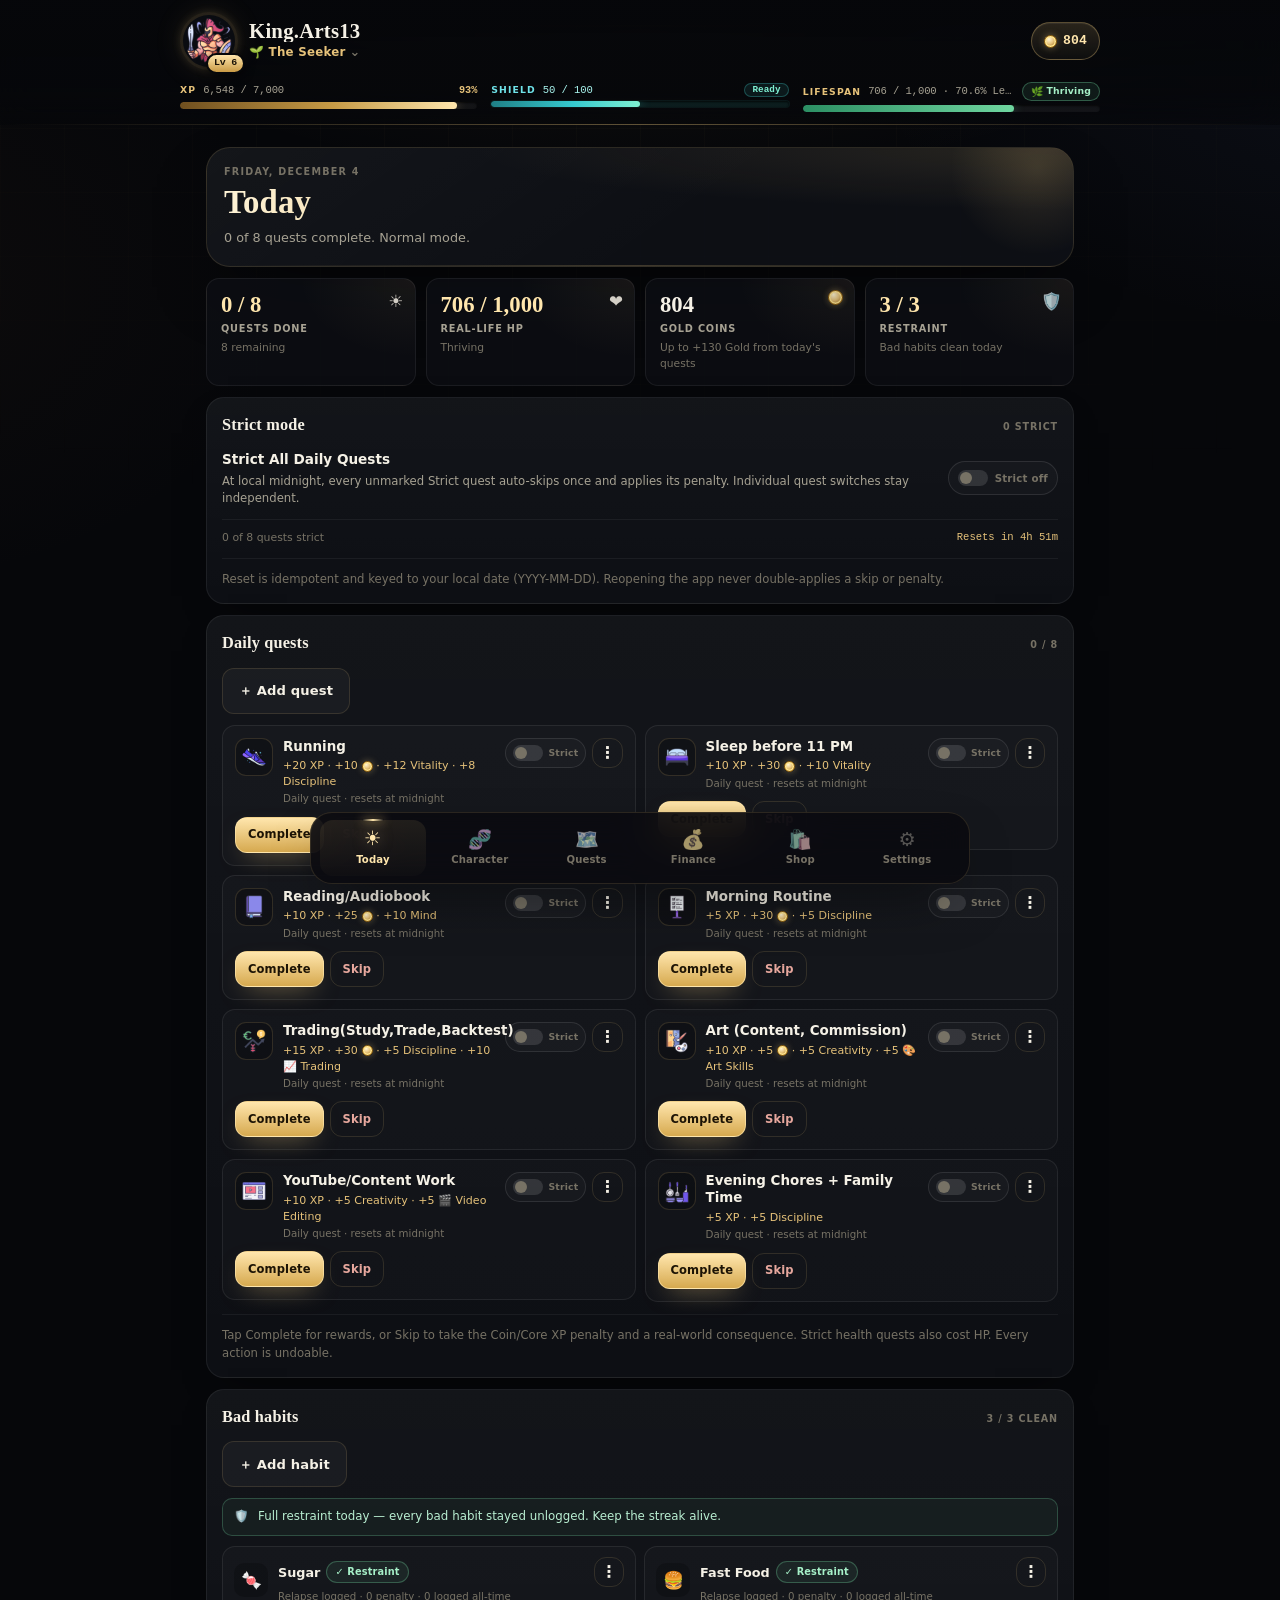
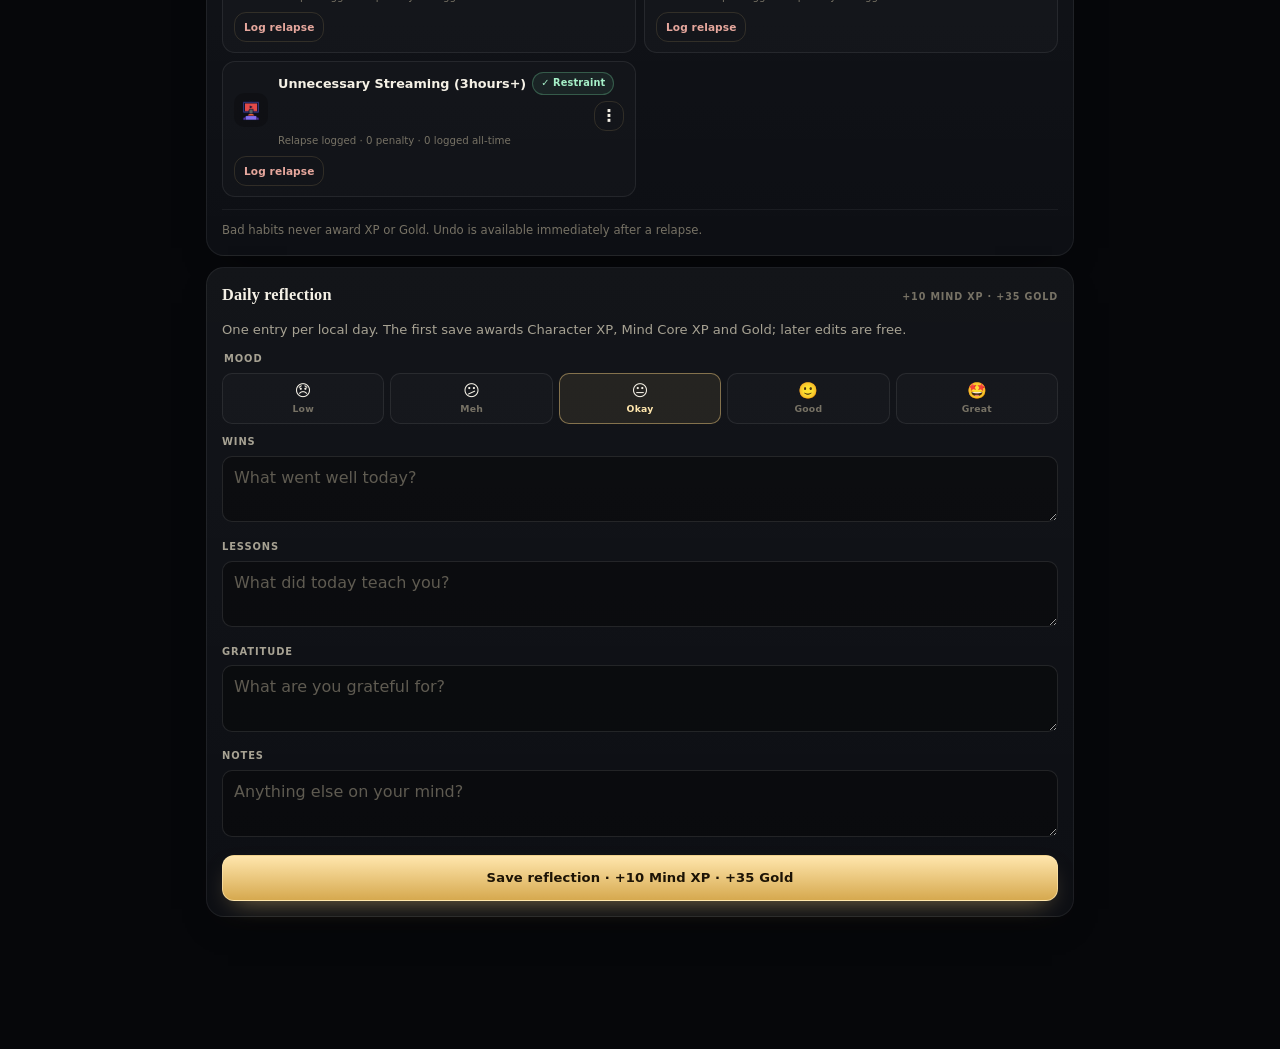
<file: index.html>
<!doctype html>
<html lang="en" data-ready="false">
<head>
  <meta charset="utf-8" />
  <meta name="viewport" content="width=device-width, initial-scale=1, viewport-fit=cover" />
  <meta name="theme-color" content="#07080c" />
  <meta name="color-scheme" content="dark" />
  <meta name="description" content="The Game of Life V2 — a private, offline-first life RPG with real-life HP, quests, finance and rewards." />
  <title>The Game of Life V2</title>
  <link rel="manifest" href="manifest.json" />
  <link rel="icon" type="image/png" sizes="512x512" href="icons/ares.png" />
  <link rel="apple-touch-icon" href="icons/ares.png" />
  <meta name="application-name" content="The Game of Life V2" />
  <meta name="apple-mobile-web-app-capable" content="yes" />
  <meta name="apple-mobile-web-app-status-bar-style" content="black-translucent" />
  <meta name="apple-mobile-web-app-title" content="Life V2" />
  <meta name="mobile-web-app-capable" content="yes" />
  <link rel="preload" as="image" href="icons/ares.png" />
  <link rel="preload" as="image" href="icons/thief.png" />
  <link rel="stylesheet" href="css/tokens.css" />
  <link rel="stylesheet" href="css/base.css" />
  <link rel="stylesheet" href="css/shell.css" />
  <link rel="stylesheet" href="css/components.css" />
  <link rel="stylesheet" href="css/screens.css" />
</head>
<body>
  <a class="skip-link" href="#view">Skip to content</a>

  <div id="app" class="app-shell" data-boot="loading">
    <header id="hud-mount" class="hud" aria-label="Player status"></header>

    <main id="view" class="view" tabindex="-1">
      <div class="boot-splash" aria-live="polite">
        <span class="boot-splash__ring" aria-hidden="true"></span>
        <span class="boot-splash__text">Loading your profile…</span>
      </div>
    </main>

    <div id="nav-mount"></div>
  </div>

  <div id="toast-region" class="toast-region" aria-live="polite" aria-atomic="false"></div>

  <noscript>
    <div class="noscript">
      <h1>The Game of Life V2 needs JavaScript</h1>
      <p>This is an offline-first app built with native ES modules. Enable JavaScript and reload.</p>
    </div>
  </noscript>

  <script type="module" src="./js/app.js"></script>
</body>
</html>
</file>
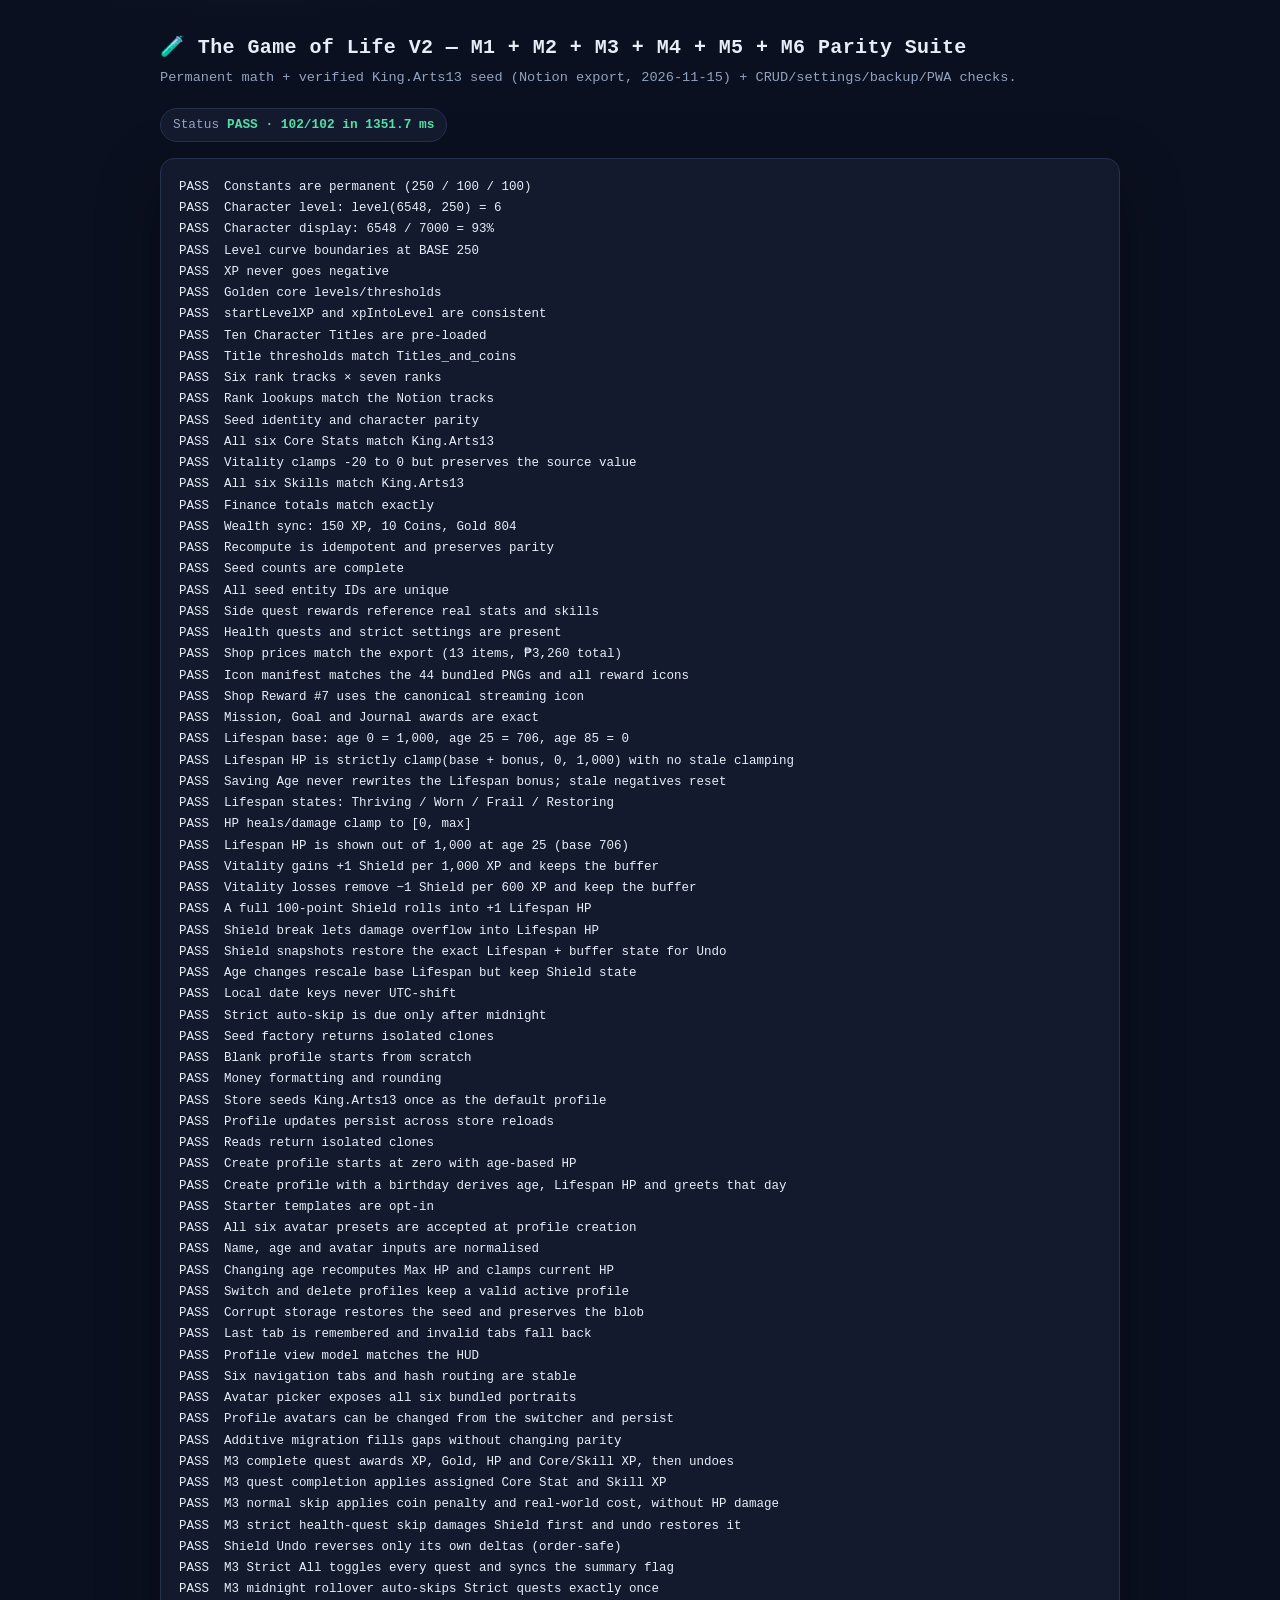
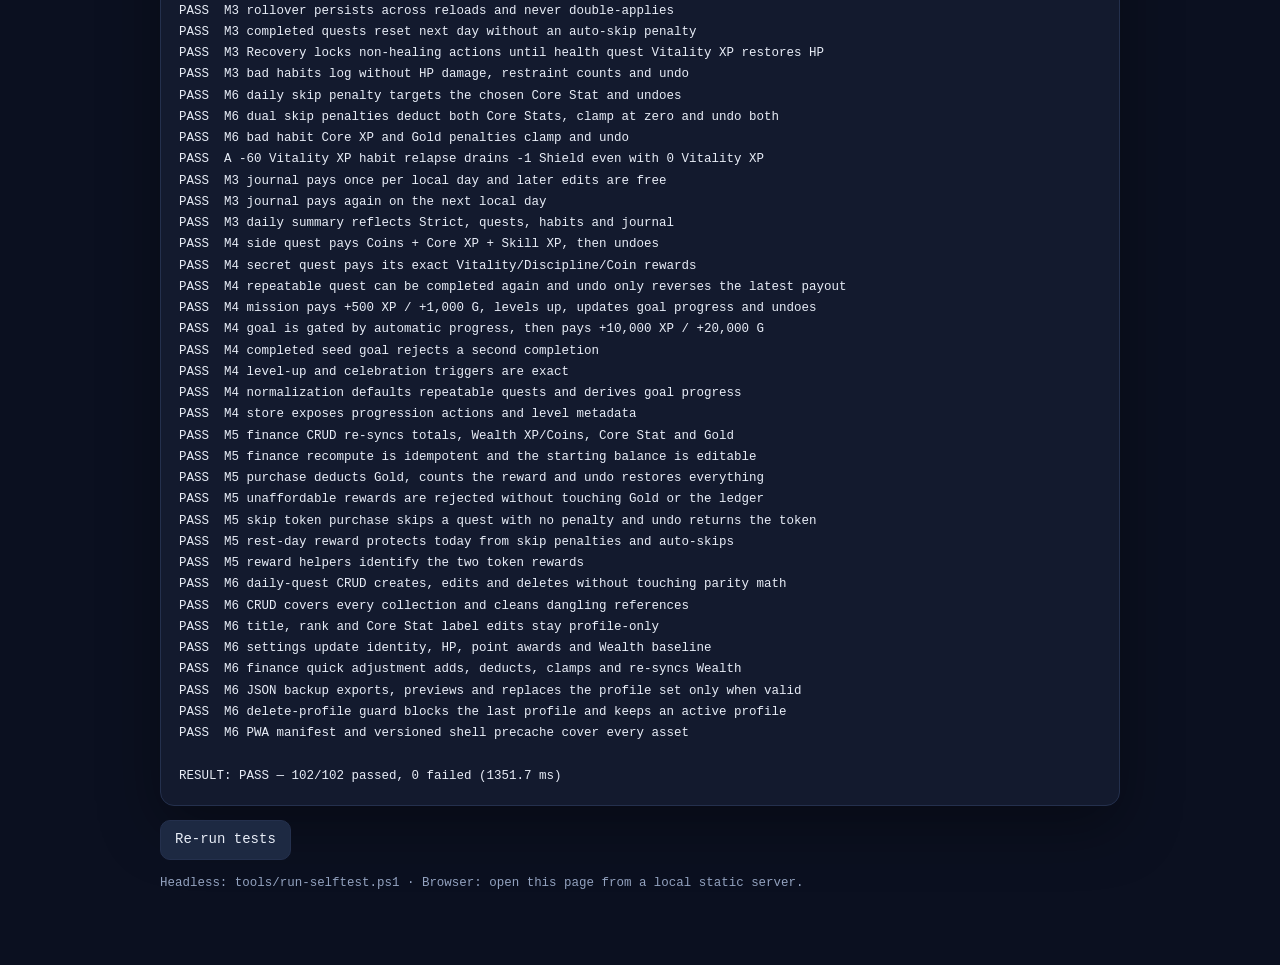
<file: tests.html>
<!doctype html>
<html lang="en">
<head>
  <meta charset="utf-8" />
  <meta name="viewport" content="width=device-width, initial-scale=1" />
  <title>M1 + M2 + M3 + M4 + M5 + M6 Parity - The Game of Life V2</title>
  <style>
    :root {
      color-scheme: dark;
      --bg: #0b1020;
      --panel: #131a2e;
      --line: #24304d;
      --text: #e8edf7;
      --muted: #93a2bf;
      --good: #52e0a4;
      --bad: #ff6b81;
      --gold: #ffcf5c;
    }
    * { box-sizing: border-box; }
    body {
      margin: 0;
      min-height: 100vh;
      padding: 32px 18px 60px;
      background: radial-gradient(1000px 500px at 20% -10%, #1b2a4d 0%, var(--bg) 55%);
      color: var(--text);
      font: 14px/1.55 ui-monospace, SFMono-Regular, Menlo, Consolas, monospace;
    }
    main { max-width: 960px; margin: 0 auto; }
    h1 { font-size: 1.25rem; margin: 0 0 4px; letter-spacing: 0.02em; }
    .sub { color: var(--muted); margin: 0 0 20px; font-size: 0.85rem; }
    .badge {
      display: inline-flex; gap: 8px; align-items: center;
      border: 1px solid var(--line); background: var(--panel);
      border-radius: 999px; padding: 6px 12px; margin-bottom: 16px;
      font-size: 0.8rem; color: var(--muted);
    }
    #summary { font-weight: 700; color: var(--gold); }
    #summary.pass { color: var(--good); }
    #summary.fail { color: var(--bad); }
    pre {
      margin: 0; padding: 18px; background: var(--panel);
      border: 1px solid var(--line); border-radius: 14px;
      white-space: pre-wrap; word-break: break-word;
      font-size: 12.5px; line-height: 1.7;
      box-shadow: 0 20px 60px rgb(0 0 0 / 35%);
    }
    .hint { color: var(--muted); margin-top: 14px; font-size: 0.78rem; }
    button {
      font: inherit; color: var(--text); background: #1d2942;
      border: 1px solid var(--line); border-radius: 10px;
      padding: 8px 14px; cursor: pointer; margin-top: 14px;
    }
    button:hover { border-color: #3b4f7a; }
  </style>
</head>
<body>
  <main>
    <h1>🧪 The Game of Life V2 — M1 + M2 + M3 + M4 + M5 + M6 Parity Suite</h1>
    <p class="sub">Permanent math + verified King.Arts13 seed (Notion export, 2026-11-15) + CRUD/settings/backup/PWA checks.</p>
    <div class="badge">Status <span id="summary">running…</span></div>
    <pre id="results" aria-live="polite">Running parity tests…</pre>
    <button type="button" id="rerun">Re-run tests</button>
    <p class="hint">Headless: <code>tools/run-selftest.ps1</code> · Browser: open this page from a local static server.</p>
  </main>

  <script type="module">
    import { runParityTests, formatParityReport } from './js/tests/parity.js';

    const output = document.getElementById('results');
    const summary = document.getElementById('summary');

    function render() {
      try {
        const report = runParityTests();
        output.textContent = formatParityReport(report);
        summary.textContent = report.ok
          ? `PASS · ${report.passed}/${report.total} in ${report.durationMs} ms`
          : `FAIL · ${report.failed} of ${report.total} failed`;
        summary.className = report.ok ? 'pass' : 'fail';
        document.title = `${report.ok ? 'PASS' : 'FAIL'} — M1 + M2 + M3 + M4 + M5 + M6 Parity`;
      } catch (error) {
        output.textContent = `SUITE ERROR\n${error?.stack || error}`;
        summary.textContent = 'ERROR';
        summary.className = 'fail';
        document.title = 'ERROR — M1 + M2 + M3 + M4 + M5 + M6 Parity';
      }
    }

    document.getElementById('rerun').addEventListener('click', render);
    render();
  </script>
</body>
</html>
</file>
<file: css/tokens.css>
/* Design tokens — dark obsidian & gold. */
:root {
  color-scheme: dark;

  --bg: #06070a;
  --bg-deep: #040507;
  --panel: rgba(20, 22, 29, 0.86);
  --panel-solid: #12141b;
  --panel-soft: rgba(255, 255, 255, 0.025);
  --panel-line: rgba(255, 255, 255, 0.065);

  --line: rgba(232, 195, 122, 0.14);
  --line-strong: rgba(232, 195, 122, 0.34);

  --gold: #e6c27a;
  --gold-bright: #ffe6ad;
  --gold-deep: #8a6425;
  --gold-glow: rgba(230, 194, 122, 0.22);

  --ink: #f5f1e6;
  --muted: #a7a293;
  --faint: #777265;

  --ok: #76d9a4;
  --warn: #e6b65e;
  --danger: #e07a6b;

  --hp-healthy: #6fd6a0;
  --hp-wounded: #e6b65e;
  --hp-exhausted: #e08a4f;
  --hp-recovery: #df6b60;

  --radius-xl: 24px;
  --radius-lg: 18px;
  --radius-md: 13px;
  --radius-sm: 10px;

  --shell-max: 920px;
  --nav-h: 74px;

  --shadow-lg: 0 30px 80px -34px rgba(0, 0, 0, 0.9);
  --shadow-md: 0 14px 38px -22px rgba(0, 0, 0, 0.85);

  --font-display: "Palatino Linotype", "Book Antiqua", Palatino, Georgia, serif;
  --font-ui: "Segoe UI Variable Text", "Segoe UI", system-ui, -apple-system, "Helvetica Neue", Arial, sans-serif;
  --font-num: "SF Mono", "Cascadia Mono", ui-monospace, Consolas, monospace;

  --safe-top: env(safe-area-inset-top, 0px);
  --safe-bottom: env(safe-area-inset-bottom, 0px);
  --safe-left: env(safe-area-inset-left, 0px);
  --safe-right: env(safe-area-inset-right, 0px);

  --ease-out: cubic-bezier(0.22, 0.8, 0.28, 1);
}
</file>
<file: css/base.css>
/* Reset + global canvas. */
*,
*::before,
*::after {
  box-sizing: border-box;
}

html {
  -webkit-text-size-adjust: 100%;
  text-size-adjust: 100%;
  background: var(--bg-deep);
}

body {
  margin: 0;
  min-height: 100dvh;
  overflow-x: hidden;
  color: var(--ink);
  font-family: var(--font-ui);
  font-size: 15px;
  line-height: 1.5;
  background:
    radial-gradient(1200px 620px at 50% -22%, rgba(230, 194, 122, 0.11), transparent 62%),
    radial-gradient(900px 520px at 108% 4%, rgba(84, 111, 190, 0.075), transparent 58%),
    radial-gradient(700px 500px at -10% 32%, rgba(120, 74, 40, 0.06), transparent 60%),
    var(--bg);
  background-attachment: fixed;
}

body::before {
  content: "";
  position: fixed;
  inset: 0;
  z-index: 0;
  pointer-events: none;
  background-image:
    linear-gradient(rgba(230, 194, 122, 0.032) 1px, transparent 1px),
    linear-gradient(90deg, rgba(230, 194, 122, 0.032) 1px, transparent 1px);
  background-size: 64px 64px;
  mask-image: radial-gradient(120% 80% at 50% 0%, #000 0%, transparent 78%);
  -webkit-mask-image: radial-gradient(120% 80% at 50% 0%, #000 0%, transparent 78%);
}

h1,
h2,
h3,
p,
ul,
ol,
figure {
  margin: 0;
}

ul,
ol {
  padding: 0;
  list-style: none;
}

button,
input,
select,
textarea {
  font: inherit;
  color: inherit;
}

button {
  -webkit-tap-highlight-color: transparent;
}

img {
  max-width: 100%;
  display: block;
}

a {
  color: var(--gold);
}

::selection {
  background: rgba(230, 194, 122, 0.28);
  color: var(--gold-bright);
}

:focus-visible {
  outline: 2px solid var(--gold-bright);
  outline-offset: 2px;
}

#app {
  position: relative;
  z-index: 1;
}

/* Scrollbars, desktop only. */
@media (pointer: fine) {
  * {
    scrollbar-width: thin;
    scrollbar-color: rgba(230, 194, 122, 0.25) transparent;
  }

  *::-webkit-scrollbar {
    width: 9px;
    height: 9px;
  }

  *::-webkit-scrollbar-thumb {
    background: rgba(230, 194, 122, 0.22);
    border-radius: 99px;
  }
}

.skip-link {
  position: fixed;
  left: 12px;
  top: -80px;
  z-index: 200;
  padding: 10px 16px;
  border-radius: 12px;
  background: var(--gold-bright);
  color: #1a1206;
  font-weight: 700;
  text-decoration: none;
  transition: top 0.2s var(--ease-out);
}

.skip-link:focus-visible {
  top: calc(10px + var(--safe-top));
}

.sr-only {
  position: absolute;
  width: 1px;
  height: 1px;
  padding: 0;
  margin: -1px;
  overflow: hidden;
  clip: rect(0 0 0 0);
  white-space: nowrap;
  border: 0;
}

.noscript {
  max-width: 560px;
  margin: 60px auto;
  padding: 24px;
  border: 1px solid var(--line);
  border-radius: var(--radius-lg);
  background: var(--panel);
}

.noscript h1 {
  font-family: var(--font-display);
  color: var(--gold-bright);
  margin-bottom: 8px;
}

.boot-splash {
  min-height: 46dvh;
  display: grid;
  place-content: center;
  justify-items: center;
  gap: 14px;
  color: var(--faint);
  font-size: 0.8rem;
  letter-spacing: 0.08em;
  text-transform: uppercase;
}

.boot-splash__ring {
  width: 38px;
  height: 38px;
  border-radius: 50%;
  border: 2px solid rgba(230, 194, 122, 0.16);
  border-top-color: var(--gold);
  animation: spin 0.9s linear infinite;
}

.noscript p,
.boot-error {
  color: var(--muted);
}

@keyframes spin {
  to {
    transform: rotate(360deg);
  }
}

@media (prefers-reduced-motion: reduce) {
  *,
  *::before,
  *::after {
    animation-duration: 0.001ms !important;
    animation-iteration-count: 1 !important;
    transition-duration: 0.001ms !important;
    scroll-behavior: auto !important;
  }
}
</file>
<file: css/shell.css>
/* App shell: sticky HUD, content viewport, bottom navigation. */

.app-shell {
  min-height: 100dvh;
}

/* ------------------------------- HUD ------------------------------- */

.hud {
  position: sticky;
  top: 0;
  z-index: 40;
  padding: calc(9px + var(--safe-top)) clamp(14px, 4vw, 26px) 11px;
  background:
    linear-gradient(180deg, rgba(6, 7, 10, 0.97) 0%, rgba(6, 7, 10, 0.88) 72%, rgba(6, 7, 10, 0.62) 100%);
  backdrop-filter: blur(18px) saturate(135%);
  -webkit-backdrop-filter: blur(18px) saturate(135%);
}

.hud:empty {
  display: none;
}

.hud::after {
  content: "";
  position: absolute;
  left: 0;
  right: 0;
  bottom: 0;
  height: 1px;
  background: linear-gradient(90deg, transparent, rgba(230, 194, 122, 0.4), transparent);
}

.hud__inner {
  width: 100%;
  max-width: var(--shell-max);
  margin: 0 auto;
}

.hud__top {
  display: flex;
  align-items: center;
  gap: 12px;
  min-width: 0;
}

.hud__profile {
  flex: 1 1 auto;
  min-width: 0;
  display: flex;
  align-items: center;
  gap: 11px;
  padding: 2px;
  margin: -2px;
  border: 0;
  border-radius: 16px;
  background: none;
  text-align: left;
  cursor: pointer;
}

.hud__profile:hover .hud__name {
  color: var(--gold-bright);
}

.hud__identity {
  display: flex;
  flex-direction: column;
  min-width: 0;
  gap: 1px;
}

.hud__name {
  display: block;
  max-width: 100%;
  overflow: hidden;
  text-overflow: ellipsis;
  white-space: nowrap;
  font-family: var(--font-display);
  font-size: clamp(1.03rem, 4.6vw, 1.3rem);
  font-weight: 700;
  letter-spacing: 0.01em;
  line-height: 1.08;
  color: var(--ink);
  transition: color 0.2s var(--ease-out);
}

.hud__title {
  display: flex;
  align-items: center;
  gap: 4px;
  min-width: 0;
  font-size: 0.74rem;
  font-weight: 600;
  color: var(--gold);
  letter-spacing: 0.02em;
}

.hud__title-text {
  overflow: hidden;
  text-overflow: ellipsis;
  white-space: nowrap;
}

.hud__chevron {
  flex: 0 0 auto;
  color: var(--faint);
  font-size: 0.8rem;
  transform: translateY(-1px);
}

.avatar {
  position: relative;
  flex: 0 0 auto;
  width: 52px;
  height: 52px;
  padding: 3px;
  border-radius: 50%;
  background: conic-gradient(var(--gold) var(--ring, 0%), rgba(230, 194, 122, 0.15) 0);
  box-shadow: 0 0 10px rgba(230, 194, 122, 0.14), 0 0 30px rgba(230, 194, 122, 0.1);
}

.avatar__disc {
  display: block;
  width: 100%;
  height: 100%;
  padding: 2px;
  border-radius: 50%;
  background: #0a0c11;
}

.avatar__img {
  width: 100%;
  height: 100%;
  border-radius: 50%;
  object-fit: cover;
  filter: saturate(0.9) contrast(1.06);
}

.avatar__initials {
  display: grid;
  place-items: center;
  width: 100%;
  height: 100%;
  border-radius: 50%;
  background: radial-gradient(circle at 35% 25%, #2b2416, #121016 70%);
  color: var(--gold-bright);
  font-family: var(--font-display);
  font-size: 0.95rem;
  font-weight: 700;
}

.avatar__level {
  position: absolute;
  right: -7px;
  bottom: -4px;
  min-width: 33px;
  height: 20px;
  padding: 0 6px;
  display: grid;
  place-items: center;
  border: 2px solid #06070a;
  border-radius: 999px;
  background: linear-gradient(180deg, #ffe6ad, #c99a45);
  color: #1a1206;
  font-family: var(--font-num);
  font-size: 0.58rem;
  font-weight: 800;
  letter-spacing: -0.02em;
  box-shadow: 0 2px 10px rgba(0, 0, 0, 0.5);
}

.gold-pill {
  flex: 0 0 auto;
  display: inline-flex;
  align-items: center;
  gap: 6px;
  height: 38px;
  padding: 0 12px;
  border: 1px solid var(--line-strong);
  border-radius: 999px;
  background: linear-gradient(180deg, rgba(230, 194, 122, 0.16), rgba(230, 194, 122, 0.04));
  color: var(--gold-bright);
  font-family: var(--font-num);
  font-size: 0.82rem;
  font-weight: 700;
  letter-spacing: 0.01em;
  cursor: pointer;
  box-shadow: inset 0 1px 0 rgba(255, 255, 255, 0.06);
  transition: border-color 0.2s, background 0.2s, transform 0.15s;
}

.gold-pill:hover {
  border-color: var(--gold);
  background: linear-gradient(180deg, rgba(230, 194, 122, 0.24), rgba(230, 194, 122, 0.07));
}

.gold-pill:active {
  transform: scale(0.97);
}

/* Minted gold coin rim shared by the HUD, tiles and inline Gold amounts. */
.coin-dot,
.coin-emblem {
  display: inline-block;
  flex: 0 0 auto;
  width: 13px;
  height: 13px;
  border: 1.5px solid #9a6b16;
  border-radius: 50%;
  background: radial-gradient(circle at 35% 28%, #fff5d4, #e6c27a 46%, #a97c2f 82%);
  box-shadow:
    inset 0 0 0 1.5px #ffe58f,
    0 0 7px rgba(230, 194, 122, 0.4);
  vertical-align: -2px;
}

/* Inline emblems sit on the exact text baseline beside numbers and labels. */
.coin-emblem {
  display: inline-flex;
  align-items: center;
  vertical-align: middle;
  flex-shrink: 0;
}

.coin-emblem--inline {
  width: 12px;
  height: 12px;
}

.gold-amount {
  display: inline-flex;
  align-items: center;
  gap: 4px;
  white-space: nowrap;
  vertical-align: baseline;
}

.gold-amount .coin-emblem {
  width: 11px;
  height: 11px;
}

.gold-amount__value {
  font-variant-numeric: tabular-nums;
}

/* Bars */
.hud__bars {
  display: grid;
  gap: 7px;
  margin-top: 10px;
}

.bar-block {
  min-width: 0;
}

.bar-head {
  display: flex;
  align-items: center;
  gap: 7px;
  min-height: 16px;
  margin-bottom: 4px;
  line-height: 1;
}

.bar-head__label {
  flex: 0 0 auto;
  font-size: 0.58rem;
  font-weight: 800;
  letter-spacing: 0.12em;
  text-transform: uppercase;
  color: var(--gold);
}

.bar-head__value {
  min-width: 0;
  overflow: hidden;
  text-overflow: ellipsis;
  white-space: nowrap;
  font-family: var(--font-num);
  font-size: 0.66rem;
  color: var(--muted);
  letter-spacing: -0.01em;
}

.bar-head__right {
  margin-left: auto;
  font-family: var(--font-num);
  font-size: 0.64rem;
  font-weight: 700;
  color: var(--gold);
}

.status {
  flex: 0 0 auto;
  margin-left: auto;
  display: inline-flex;
  align-items: center;
  gap: 3px;
  padding: 2px 8px;
  border: 1px solid;
  border-radius: 999px;
  font-size: 0.58rem;
  font-weight: 700;
  letter-spacing: 0.02em;
  line-height: 1.35;
}

.status__emoji {
  font-size: 0.62rem;
}

.status[data-state="healthy"] {
  color: #a6f0c8;
  border-color: rgba(111, 214, 160, 0.35);
  background: rgba(111, 214, 160, 0.09);
}

.status[data-state="wounded"] {
  color: #f2d292;
  border-color: rgba(230, 182, 94, 0.38);
  background: rgba(230, 182, 94, 0.1);
}

.status[data-state="exhausted"] {
  color: #f4b98a;
  border-color: rgba(224, 138, 79, 0.4);
  background: rgba(224, 138, 79, 0.11);
}

.status[data-state="recovery"] {
  color: #ffb3a8;
  border-color: rgba(223, 107, 96, 0.45);
  background: rgba(223, 107, 96, 0.12);
}

.track {
  position: relative;
  height: 7px;
  overflow: hidden;
  border-radius: 999px;
  background: rgba(255, 255, 255, 0.055);
  box-shadow: inset 0 1px 2px rgba(0, 0, 0, 0.65);
}

.track__fill {
  display: block;
  height: 100%;
  border-radius: inherit;
  background: linear-gradient(90deg, var(--gold-deep), var(--gold) 62%, var(--gold-bright));
  box-shadow: 0 0 12px rgba(230, 194, 122, 0.45);
  transition: width 0.55s var(--ease-out);
}

.track--xp .track__fill {
  background: linear-gradient(90deg, #6f4f1f, #c69a45 55%, #ffe6ad);
}

.track--hp-healthy .track__fill {
  background: linear-gradient(90deg, #2c8f63, #6fd6a0);
  box-shadow: 0 0 12px rgba(111, 214, 160, 0.4);
}

.track--hp-wounded .track__fill {
  background: linear-gradient(90deg, #96712d, #e6b65e);
  box-shadow: 0 0 12px rgba(230, 182, 94, 0.4);
}

.track--hp-exhausted .track__fill {
  background: linear-gradient(90deg, #95552a, #e08a4f);
  box-shadow: 0 0 12px rgba(224, 138, 79, 0.4);
}

.track--hp-recovery .track__fill {
  background: linear-gradient(90deg, #8f3d35, #df6b60);
  box-shadow: 0 0 12px rgba(223, 107, 96, 0.4);
}

.track--shield .track__fill {
  background: linear-gradient(90deg, #1f7f86, #35c9cf 55%, #7ff0d2);
  box-shadow: 0 0 12px rgba(64, 210, 205, 0.42);
}

.bar-block--hp {
  padding-top: 2px;
  border-top: 1px solid rgba(64, 210, 205, 0.14);
}

.bar-block--shield .bar-head {
  margin-bottom: 3px;
}

.bar-block--shield .bar-head__label {
  color: #6fe3e9;
}

.bar-block--shield .bar-head__value {
  color: #a9f4ee;
  font-variant-numeric: tabular-nums;
}

/* Buffer readout doubles as a compact progress chip on phones and desktop. */
.bar-block--shield .bar-head__right {
  padding: 1px 7px;
  border: 1px solid rgba(64, 210, 205, 0.3);
  border-radius: 999px;
  background: rgba(64, 210, 205, 0.09);
  color: #7ff0d2;
  font-size: 0.58rem;
  letter-spacing: 0.01em;
  white-space: nowrap;
}

/* The buffer chip is transient: it auto-hides five seconds after a change. */
.shield-buffer-pill {
  transition: opacity 0.3s var(--ease-out);
}

.shield-buffer-pill.is-hidden {
  opacity: 0;
  visibility: hidden;
}

.bar-block--shield .track {
  height: 6px;
  background: rgba(64, 210, 205, 0.1);
  box-shadow: inset 0 1px 2px rgba(0, 0, 0, 0.65), 0 0 0 1px rgba(64, 210, 205, 0.08);
}

.bar-block--hp .bar-head__value {
  font-variant-numeric: tabular-nums;
}

/* ------------------------------- View ------------------------------ */

.view {
  width: 100%;
  max-width: var(--shell-max);
  margin: 0 auto;
  padding: 16px clamp(14px, 4vw, 26px) calc(var(--nav-h) + 34px + var(--safe-bottom));
}

.view:focus {
  outline: none;
}

/* ---------------------------- Bottom nav --------------------------- */

.bottom-nav {
  position: fixed;
  left: 0;
  right: 0;
  bottom: 0;
  z-index: 50;
  padding: 7px max(8px, var(--safe-left)) calc(7px + var(--safe-bottom));
  background: linear-gradient(180deg, rgba(9, 10, 14, 0.72), rgba(6, 7, 10, 0.98) 42%);
  border-top: 1px solid rgba(230, 194, 122, 0.14);
  backdrop-filter: blur(20px) saturate(140%);
  -webkit-backdrop-filter: blur(20px) saturate(140%);
}

.bottom-nav__inner {
  display: grid;
  grid-template-columns: repeat(6, minmax(0, 1fr));
  gap: 1px;
  max-width: 640px;
  margin: 0 auto;
}

.nav-btn {
  position: relative;
  display: flex;
  flex-direction: column;
  align-items: center;
  justify-content: center;
  gap: 3px;
  min-height: 54px;
  padding: 5px 1px 4px;
  border: 0;
  border-radius: 13px;
  background: none;
  color: var(--faint);
  cursor: pointer;
  transition: color 0.2s var(--ease-out), background 0.2s var(--ease-out);
}

.nav-btn__icon {
  font-size: 1.12rem;
  line-height: 1;
  filter: grayscale(0.6) opacity(0.72);
  transform: translateY(0);
  transition: filter 0.2s, transform 0.2s var(--ease-out);
}

.nav-btn__label {
  font-size: 0.58rem;
  font-weight: 650;
  letter-spacing: 0.015em;
  white-space: nowrap;
}

.nav-btn:hover {
  color: var(--muted);
  background: rgba(255, 255, 255, 0.025);
}

.nav-btn[aria-current="page"] {
  color: var(--gold-bright);
  background: linear-gradient(180deg, rgba(230, 194, 122, 0.1), rgba(230, 194, 122, 0.02));
}

.nav-btn[aria-current="page"] .nav-btn__icon {
  filter: none;
  transform: translateY(-1px) scale(1.04);
  text-shadow: 0 0 14px rgba(230, 194, 122, 0.5);
}

.nav-btn[aria-current="page"]::before {
  content: "";
  position: absolute;
  top: -1px;
  left: 50%;
  width: 22px;
  height: 2px;
  transform: translateX(-50%);
  border-radius: 2px;
  background: linear-gradient(90deg, transparent, var(--gold-bright), transparent);
  box-shadow: 0 0 10px var(--gold);
}

/* ----------------------------- Responsive -------------------------- */

@media (max-width: 430px) {
  .bar-block--hp .bar-head__value {
    font-size: 0.6rem;
  }

  .bar-block--hp .status {
    font-size: 0.54rem;
    padding: 1px 6px;
  }

  .bar-block--shield .bar-head__right {
    font-size: 0.54rem;
    padding: 1px 6px;
  }
}

@media (min-width: 620px) {
  .hud {
    padding-top: calc(12px + var(--safe-top));
    padding-bottom: 13px;
  }

  .avatar {
    width: 58px;
    height: 58px;
  }

  .avatar__level {
    min-width: 36px;
    height: 21px;
    font-size: 0.62rem;
  }

  .hud__bars {
    grid-template-columns: repeat(3, minmax(0, 1fr));
    gap: 14px;
    margin-top: 12px;
  }

  .bar-block--hp {
    padding-top: 0;
    border-top: 0;
  }

  .view {
    padding-top: 22px;
  }

  .nav-btn__icon {
    font-size: 1.2rem;
  }

  .nav-btn__label {
    font-size: 0.63rem;
  }
}

@media (min-width: 760px) {
  .bottom-nav {
    left: 50%;
    right: auto;
    bottom: 16px;
    width: min(660px, calc(100vw - 40px));
    padding: 7px;
    transform: translateX(-50%);
    border: 1px solid var(--line);
    border-radius: 22px;
    background: rgba(10, 11, 16, 0.9);
    box-shadow: 0 24px 60px -24px rgba(0, 0, 0, 0.85);
  }

  .nav-btn {
    min-height: 56px;
  }

  .view {
    padding-bottom: calc(var(--nav-h) + 58px);
  }
}
</file>
<file: css/components.css>
/* Reusable cards, rows, buttons, forms, sheet and toast. */

/* A hidden attribute must beat component display rules (finance rows, etc.). */
.finance-row[hidden],
.entry-row[hidden],
[hidden] {
  display: none !important;
}

/* ------------------------------- Grid ------------------------------- */

.grid {
  display: grid;
  grid-template-columns: minmax(0, 1fr);
  gap: 10px;
}

@media (min-width: 560px) {
  .grid--2,
  .grid--3,
  .grid--4 {
    grid-template-columns: repeat(2, minmax(0, 1fr));
  }
}

@media (min-width: 800px) {
  .grid--3 {
    grid-template-columns: repeat(3, minmax(0, 1fr));
  }

  .grid--4 {
    grid-template-columns: repeat(4, minmax(0, 1fr));
  }
}

/* ------------------------------- Panel ------------------------------ */

.panel {
  position: relative;
  padding: 15px;
  border: 1px solid var(--panel-line);
  border-radius: var(--radius-lg);
  background:
    linear-gradient(180deg, rgba(255, 255, 255, 0.032), rgba(255, 255, 255, 0.009)),
    rgba(15, 17, 23, 0.72);
  box-shadow: var(--shadow-md);
}

.panel__head {
  display: flex;
  align-items: baseline;
  justify-content: space-between;
  gap: 10px;
  margin-bottom: 12px;
}

.panel__title {
  font-family: var(--font-display);
  font-size: 1.02rem;
  font-weight: 700;
  letter-spacing: 0.01em;
  color: var(--ink);
}

.panel__meta {
  flex: 0 0 auto;
  font-size: 0.6rem;
  font-weight: 700;
  letter-spacing: 0.09em;
  text-transform: uppercase;
  color: var(--faint);
}

.panel__note {
  margin-top: 12px;
  padding-top: 11px;
  border-top: 1px solid rgba(255, 255, 255, 0.055);
  color: var(--faint);
  font-size: 0.73rem;
  line-height: 1.55;
}

.panel__copy {
  color: var(--muted);
  font-size: 0.82rem;
  line-height: 1.6;
}

/* ------------------------------- Tiles ------------------------------ */

.tile {
  position: relative;
  display: flex;
  flex-direction: column;
  gap: 1px;
  overflow: hidden;
  padding: 13px 14px;
  border: 1px solid var(--panel-line);
  border-radius: var(--radius-md);
  background:
    radial-gradient(90% 120% at 100% 0%, rgba(230, 194, 122, 0.06), transparent 62%),
    rgba(15, 17, 23, 0.62);
}

.tile__icon {
  position: absolute;
  top: 10px;
  right: 11px;
  font-size: 1.05rem;
  opacity: 0.85;
}

.tile__value {
  max-width: calc(100% - 22px);
  font-family: var(--font-display);
  font-size: clamp(1.08rem, 4.4vw, 1.42rem);
  font-weight: 700;
  line-height: 1.1;
  color: var(--gold-bright);
  overflow-wrap: anywhere;
}

.tile__label {
  margin-top: 4px;
  font-size: 0.61rem;
  font-weight: 800;
  letter-spacing: 0.08em;
  text-transform: uppercase;
  color: var(--muted);
}

.tile__hint {
  margin-top: 2px;
  font-size: 0.67rem;
  color: var(--faint);
}

.tile--muted .tile__value {
  color: var(--ink);
}

.tile--danger .tile__value {
  color: #f0a196;
}

.tile--action {
  width: 100%;
  font: inherit;
  color: inherit;
  text-align: left;
  cursor: pointer;
}

.tile--action:hover {
  border-color: var(--line-strong);
  transform: translateY(-1px);
}

.tile--action:focus-visible {
  outline: 2px solid var(--gold-bright);
  outline-offset: 2px;
}

/* ------------------------------- Rows ------------------------------- */

.row {
  display: flex;
  align-items: center;
  gap: 10px;
  min-width: 0;
  padding: 9px 0;
  border-top: 1px solid rgba(255, 255, 255, 0.05);
}

.row:first-child {
  border-top: 0;
  padding-top: 2px;
}

.row__icon {
  flex: 0 0 auto;
  width: 32px;
  height: 32px;
  display: grid;
  place-items: center;
  border: 1px solid rgba(255, 255, 255, 0.06);
  border-radius: 10px;
  background: rgba(255, 255, 255, 0.03);
  font-size: 1rem;
  overflow: hidden;
}

.row__img {
  width: 100%;
  height: 100%;
  object-fit: contain;
  padding: 3px;
}

.row__emoji {
  line-height: 1;
}

.row__body {
  flex: 1 1 auto;
  min-width: 0;
  display: flex;
  flex-direction: column;
  gap: 1px;
}

.row__name {
  overflow: hidden;
  text-overflow: ellipsis;
  white-space: nowrap;
  font-size: 0.82rem;
  font-weight: 650;
  color: var(--ink);
}

.row__meta {
  overflow: hidden;
  text-overflow: ellipsis;
  white-space: nowrap;
  font-size: 0.68rem;
  color: var(--faint);
}

.row__reward {
  flex: 0 0 auto;
  font-family: var(--font-num);
  font-size: 0.66rem;
  color: var(--gold);
  white-space: nowrap;
}

/* ------------------------------- Chips ------------------------------ */

.chip {
  display: inline-flex;
  align-items: center;
  gap: 4px;
  padding: 3px 8px;
  border: 1px solid var(--line);
  border-radius: 999px;
  background: rgba(230, 194, 122, 0.07);
  color: var(--gold-bright);
  font-size: 0.61rem;
  font-weight: 650;
  letter-spacing: 0.015em;
  white-space: nowrap;
}

.chip--muted {
  border-color: rgba(255, 255, 255, 0.075);
  background: rgba(255, 255, 255, 0.025);
  color: var(--faint);
}

.chip--done {
  border-color: rgba(118, 217, 164, 0.3);
  background: rgba(118, 217, 164, 0.08);
  color: #a6f0c8;
}

.chip--danger {
  border-color: rgba(224, 122, 107, 0.34);
  background: rgba(224, 122, 107, 0.09);
  color: #f0a196;
}

.chip-row {
  display: flex;
  flex-wrap: wrap;
  gap: 6px;
  margin-top: 12px;
}

/* --------------------------- Feature list --------------------------- */

.feature-list {
  display: flex;
  flex-direction: column;
  gap: 9px;
}

.feature-list__item {
  display: flex;
  gap: 9px;
  align-items: flex-start;
  font-size: 0.79rem;
  line-height: 1.5;
  color: var(--muted);
}

.feature-list__mark {
  flex: 0 0 auto;
  margin-top: 0.28em;
  font-size: 0.5rem;
  color: var(--gold);
}

/* --------------------------- Mini progress -------------------------- */

.mini-progress {
  margin-top: 10px;
}

.mini-progress__head {
  display: flex;
  justify-content: space-between;
  gap: 8px;
  margin-bottom: 5px;
  font-size: 0.68rem;
}

.mini-progress__label {
  color: var(--muted);
  font-weight: 650;
}

.mini-progress__right {
  color: var(--gold);
  font-family: var(--font-num);
  font-size: 0.65rem;
}

.mini-progress__value {
  display: block;
  margin-top: 4px;
  font-family: var(--font-num);
  font-size: 0.62rem;
  color: var(--faint);
}

/* ----------------------------- Money rows --------------------------- */

.money-row {
  display: flex;
  align-items: baseline;
  justify-content: space-between;
  gap: 12px;
  padding: 7px 0;
  border-top: 1px solid rgba(255, 255, 255, 0.05);
  font-size: 0.78rem;
}

.money-row:first-child {
  border-top: 0;
}

.money-row__label {
  color: var(--muted);
}

.money-row__value {
  font-family: var(--font-num);
  font-size: 0.73rem;
  color: var(--ink);
  text-align: right;
  overflow-wrap: anywhere;
}

.money-row.positive .money-row__value {
  color: #9fe7bd;
}

.money-row.negative .money-row__value {
  color: #f0a196;
}

.money-row.strong {
  padding-top: 10px;
  margin-top: 3px;
  border-top-color: rgba(230, 194, 122, 0.2);
}

.money-row.strong .money-row__label {
  color: var(--ink);
  font-weight: 650;
}

.money-row.strong .money-row__value {
  color: var(--gold-bright);
  font-weight: 700;
}

/* ------------------------------ Buttons ----------------------------- */

.btn {
  display: inline-flex;
  align-items: center;
  justify-content: center;
  gap: 7px;
  min-height: 46px;
  padding: 0 16px;
  border: 1px solid var(--line);
  border-radius: 12px;
  background: rgba(255, 255, 255, 0.035);
  color: var(--ink);
  font-family: var(--font-ui);
  font-size: 0.82rem;
  font-weight: 650;
  letter-spacing: 0.01em;
  cursor: pointer;
  transition: border-color 0.2s, background 0.2s, transform 0.14s;
}

.btn:hover {
  border-color: var(--line-strong);
  background: rgba(255, 255, 255, 0.055);
}

.btn:active {
  transform: scale(0.985);
}

.btn--gold {
  border-color: rgba(255, 230, 173, 0.65);
  background: linear-gradient(180deg, #ffe6ad, #d6a94f);
  color: #1c1305;
  font-weight: 800;
  box-shadow: 0 10px 26px -12px rgba(230, 194, 122, 0.65);
}

.btn--gold:hover {
  background: linear-gradient(180deg, #fff0c9, #e2b85f);
}

.btn--ghost {
  background: transparent;
}

.btn--danger {
  border-color: rgba(224, 122, 107, 0.55);
  background: linear-gradient(180deg, #e58b7d, #bf5f52);
  color: #2a0a07;
  font-weight: 800;
}

.btn--danger:hover {
  background: linear-gradient(180deg, #f0a196, #cc6c5f);
}

.btn--danger-text {
  color: #e6a79d;
}

.btn--danger-text:hover {
  border-color: rgba(224, 122, 107, 0.45);
  color: #f3b6ac;
}

.btn--block {
  width: 100%;
}

.btn--compact {
  min-height: 36px;
  padding: 0 12px;
  font-size: 0.72rem;
}

.btn[disabled] {
  opacity: 0.42;
  cursor: not-allowed;
}

/* ------------------------------- Sheet ------------------------------ */

.sheet {
  position: fixed;
  inset: auto 0 0;
  width: min(100%, 560px);
  max-width: 560px;
  max-height: 92dvh;
  margin: 0 auto;
  padding: 0;
  border: 0;
  background: transparent;
  color: var(--ink);
  overflow: visible;
}

.sheet::backdrop {
  background: rgba(2, 3, 5, 0.74);
  backdrop-filter: blur(8px);
  -webkit-backdrop-filter: blur(8px);
}

.sheet__panel {
  display: flex;
  flex-direction: column;
  max-height: 92dvh;
  padding: 9px 18px calc(18px + var(--safe-bottom));
  border: 1px solid var(--line-strong);
  border-bottom: 0;
  border-radius: 26px 26px 0 0;
  background:
    radial-gradient(120% 60% at 50% 0%, rgba(230, 194, 122, 0.08), transparent 62%),
    linear-gradient(180deg, #181a22, #0c0e14 62%);
  box-shadow: 0 -30px 80px rgba(0, 0, 0, 0.72);
}

.sheet[open] .sheet__panel {
  animation: sheet-up 0.28s var(--ease-out) both;
}

.sheet__grip {
  flex: 0 0 auto;
  width: 42px;
  height: 4px;
  margin: 2px auto 10px;
  border-radius: 99px;
  background: rgba(255, 255, 255, 0.16);
}

.sheet__head {
  flex: 0 0 auto;
  display: flex;
  align-items: center;
  gap: 12px;
  margin-bottom: 10px;
}

.sheet__title {
  flex: 1 1 auto;
  font-family: var(--font-display);
  font-size: 1.32rem;
  font-weight: 700;
  color: var(--gold-bright);
}

.sheet__close {
  flex: 0 0 auto;
  width: 38px;
  height: 38px;
  display: grid;
  place-items: center;
  border: 1px solid rgba(255, 255, 255, 0.08);
  border-radius: 50%;
  background: rgba(255, 255, 255, 0.035);
  color: var(--muted);
  font-size: 0.85rem;
  cursor: pointer;
}

.sheet__close:hover {
  color: var(--ink);
  border-color: var(--line);
}

.sheet__body {
  overflow-y: auto;
  overscroll-behavior: contain;
  padding: 2px 2px 2px;
  scrollbar-gutter: stable;
}

.sheet__lede {
  margin-bottom: 13px;
  color: var(--muted);
  font-size: 0.79rem;
  line-height: 1.55;
}

.sheet__footnote {
  margin-top: 12px;
  color: var(--faint);
  font-size: 0.68rem;
  line-height: 1.5;
  text-align: center;
}

.sheet__view[hidden] {
  display: none;
}

@keyframes sheet-up {
  from {
    opacity: 0;
    transform: translateY(26px);
  }
  to {
    opacity: 1;
    transform: translateY(0);
  }
}

@media (min-width: 640px) {
  .sheet {
    inset: 0;
    height: fit-content;
    max-height: min(88dvh, 780px);
    margin: auto;
  }

  .sheet__panel {
    max-height: min(88dvh, 780px);
    border-bottom: 1px solid var(--line-strong);
    border-radius: 26px;
  }

  .sheet__grip {
    display: none;
  }
}

/* ---------------------------- Profile rows -------------------------- */

.profile-list {
  display: flex;
  flex-direction: column;
  gap: 8px;
  margin-bottom: 14px;
}

.profile-row {
  width: 100%;
  display: grid;
  grid-template-columns: minmax(0, 1fr) auto;
  align-items: center;
  gap: 6px;
  padding: 8px 9px 8px 11px;
  border: 1px solid rgba(255, 255, 255, 0.07);
  border-radius: 15px;
  background: rgba(255, 255, 255, 0.025);
  transition: border-color 0.2s, background 0.2s;
}

.profile-row:hover {
  border-color: var(--line);
  background: rgba(255, 255, 255, 0.04);
}

.profile-row.is-active {
  border-color: var(--line-strong);
  background: linear-gradient(120deg, rgba(230, 194, 122, 0.12), rgba(230, 194, 122, 0.025));
  box-shadow: inset 0 0 0 1px rgba(230, 194, 122, 0.08);
}

.profile-row__main {
  display: flex;
  align-items: center;
  gap: 11px;
  min-width: 0;
  padding: 2px;
  border: 0;
  border-radius: 11px;
  background: transparent;
  color: inherit;
  text-align: left;
  cursor: pointer;
}

.profile-row__main:focus-visible {
  outline: 2px solid var(--gold-bright);
  outline-offset: 2px;
}

/* Compact ⋮ — Edit Avatar only; profile deletion lives in Settings. */
.profile-row__menu-toggle {
  flex: 0 0 auto;
  width: 30px;
  height: 30px;
  padding: 0;
  border: 1px solid transparent;
  border-radius: 9px;
  background: transparent;
  color: var(--muted);
  font-size: 1.05rem;
  line-height: 1;
  cursor: pointer;
  transition: border-color 0.2s, background 0.2s, color 0.2s;
}

.profile-row__menu-toggle:hover,
.profile-row__menu-toggle[aria-expanded="true"] {
  border-color: var(--line);
  background: rgba(255, 255, 255, 0.05);
  color: var(--gold-bright);
}

.profile-row__menu-toggle:focus-visible {
  outline: 2px solid var(--gold-bright);
  outline-offset: 2px;
}

.profile-avatar-editor {
  grid-column: 1 / -1;
  padding: 9px 2px 2px;
  border-top: 1px dashed rgba(255, 255, 255, 0.09);
}

.profile-avatar-editor[hidden] {
  display: none;
}

.profile-avatar-editor__label {
  display: block;
  margin-bottom: 7px;
  color: var(--faint);
  font-size: 0.6rem;
  font-weight: 800;
  letter-spacing: 0.08em;
  text-transform: uppercase;
}

.profile-avatar-editor__grid {
  display: grid;
  grid-template-columns: repeat(3, minmax(0, 1fr));
  gap: 6px;
}

.profile-avatar-choice {
  display: flex;
  flex-direction: column;
  align-items: center;
  gap: 4px;
  padding: 6px 4px;
  border: 1px solid rgba(255, 255, 255, 0.08);
  border-radius: 11px;
  background: rgba(255, 255, 255, 0.02);
  color: var(--muted);
  font-size: 0.6rem;
  cursor: pointer;
  transition: border-color 0.2s, background 0.2s, color 0.2s;
}

.profile-avatar-choice img {
  width: 34px;
  height: 34px;
  border-radius: 50%;
  object-fit: cover;
}

.profile-avatar-choice:hover {
  border-color: var(--line);
  color: var(--ink);
}

.profile-avatar-choice.is-selected {
  border-color: var(--line-strong);
  background: rgba(230, 194, 122, 0.1);
  color: var(--gold-bright);
}

.profile-avatar-choice:focus-visible {
  outline: 2px solid var(--gold-bright);
  outline-offset: 2px;
}

.profile-row__avatar,
.mini-avatar {
  flex: 0 0 auto;
  width: 43px;
  height: 43px;
  padding: 2px;
  border: 1px solid var(--line-strong);
  border-radius: 50%;
  background: #0b0d12;
  overflow: hidden;
}

.profile-row__avatar img,
.mini-avatar img {
  width: 100%;
  height: 100%;
  border-radius: 50%;
  object-fit: cover;
}

.mini-avatar__initials {
  display: grid;
  place-items: center;
  width: 100%;
  height: 100%;
  border-radius: 50%;
  color: var(--gold-bright);
  font-family: var(--font-display);
  font-size: 0.82rem;
}

.profile-row__body {
  flex: 1 1 auto;
  min-width: 0;
  display: flex;
  flex-direction: column;
  gap: 1px;
}

.profile-row__name {
  overflow: hidden;
  text-overflow: ellipsis;
  white-space: nowrap;
  font-size: 0.86rem;
  font-weight: 700;
  color: var(--ink);
}

.profile-row__meta {
  overflow: hidden;
  text-overflow: ellipsis;
  white-space: nowrap;
  font-size: 0.68rem;
  color: var(--faint);
}

.profile-row__badge {
  flex: 0 0 auto;
  padding: 3px 8px;
  border: 1px solid rgba(230, 194, 122, 0.35);
  border-radius: 999px;
  background: rgba(230, 194, 122, 0.1);
  color: var(--gold-bright);
  font-size: 0.58rem;
  font-weight: 750;
  letter-spacing: 0.04em;
  text-transform: uppercase;
}

.profile-row__chevron {
  flex: 0 0 auto;
  color: var(--faint);
  font-size: 1.15rem;
  line-height: 1;
}

/* ------------------------------- Form ------------------------------- */

.profile-form {
  display: flex;
  flex-direction: column;
}

.profile-form[hidden] {
  display: none;
}

.field {
  display: block;
  margin-bottom: 14px;
  border: 0;
  padding: 0;
  min-width: 0;
}

.field[hidden] {
  display: none;
}

.field--fieldset {
  margin-inline: 0;
}

.field__label {
  display: block;
  margin-bottom: 6px;
  color: var(--muted);
  font-size: 0.62rem;
  font-weight: 800;
  letter-spacing: 0.09em;
  text-transform: uppercase;
}

.field input[type="text"],
.field input[type="number"],
.field input[type="date"] {
  width: 100%;
  height: 47px;
  padding: 0 13px;
  border: 1px solid rgba(255, 255, 255, 0.1);
  border-radius: 12px;
  background: rgba(0, 0, 0, 0.3);
  color: var(--ink);
  font-size: 16px;
  transition: border-color 0.2s, box-shadow 0.2s;
}

.field input[type="text"]:focus,
.field input[type="number"]:focus,
.field input[type="date"]:focus {
  outline: none;
  border-color: var(--line-strong);
  box-shadow: 0 0 0 3px rgba(230, 194, 122, 0.09);
}

.field input::placeholder {
  color: #5f5b51;
}

.field__hint {
  display: block;
  margin-top: 5px;
  color: var(--faint);
  font-size: 0.66rem;
  line-height: 1.45;
}

.avatar-picker {
  display: grid;
  grid-template-columns: repeat(2, minmax(0, 1fr));
  gap: 9px;
}

.avatar-choice {
  position: relative;
  cursor: pointer;
}

.avatar-choice input {
  position: absolute;
  inset: 0;
  width: 100%;
  height: 100%;
  opacity: 0;
  cursor: pointer;
}

.avatar-choice__body {
  display: flex;
  align-items: center;
  gap: 9px;
  padding: 9px;
  border: 1px solid rgba(255, 255, 255, 0.08);
  border-radius: 14px;
  background: rgba(255, 255, 255, 0.02);
  transition: border-color 0.2s, background 0.2s;
}

.avatar-choice__body img {
  flex: 0 0 auto;
  width: 43px;
  height: 43px;
  border-radius: 50%;
  object-fit: cover;
}

.avatar-choice input:checked + .avatar-choice__body {
  border-color: var(--line-strong);
  background: rgba(230, 194, 122, 0.08);
  box-shadow: inset 0 0 0 1px rgba(230, 194, 122, 0.16);
}

.avatar-choice input:focus-visible + .avatar-choice__body {
  outline: 2px solid var(--gold-bright);
  outline-offset: 2px;
}

.avatar-choice__copy {
  display: flex;
  flex-direction: column;
  min-width: 0;
}

.avatar-choice__name {
  font-size: 0.8rem;
  font-weight: 700;
  color: var(--ink);
}

.avatar-choice__hint {
  font-size: 0.63rem;
  color: var(--faint);
}

/* Six presets read cleanly as 2 columns on phones and 3 columns on wider sheets. */
@media (min-width: 560px) {
  .avatar-picker {
    grid-template-columns: repeat(3, minmax(0, 1fr));
  }
}

.check-row {
  display: flex;
  align-items: flex-start;
  gap: 10px;
  padding: 8px 0;
  color: var(--muted);
  font-size: 0.78rem;
  line-height: 1.4;
  cursor: pointer;
}

.check-row input {
  flex: 0 0 auto;
  width: 18px;
  height: 18px;
  margin-top: 1px;
  accent-color: var(--gold);
}

.check-row strong {
  display: block;
  color: var(--ink);
  font-size: 0.79rem;
  font-weight: 650;
}

.check-row small {
  display: block;
  color: var(--faint);
  font-size: 0.68rem;
}

.form-error {
  margin: 0 0 12px;
  padding: 9px 11px;
  border: 1px solid rgba(224, 122, 107, 0.34);
  border-radius: 10px;
  background: rgba(224, 122, 107, 0.1);
  color: #ffb3a7;
  font-size: 0.76rem;
}

.form-actions {
  display: flex;
  gap: 9px;
  margin-top: 4px;
}

.form-actions .btn {
  flex: 1 1 0;
}

.form-actions--stack {
  flex-direction: column;
}

/* ------------------------------- Toast ------------------------------ */

.toast-region {
  position: fixed;
  left: 50%;
  bottom: calc(var(--nav-h) + 20px + var(--safe-bottom));
  z-index: 100;
  width: min(92vw, 430px);
  transform: translateX(-50%);
  display: flex;
  flex-direction: column;
  gap: 8px;
  pointer-events: none;
}

.toast {
  pointer-events: auto;
  display: flex;
  align-items: center;
  gap: 10px;
  padding: 11px 14px;
  border: 1px solid var(--line);
  border-radius: 14px;
  background: rgba(18, 20, 27, 0.97);
  box-shadow: 0 20px 50px -20px rgba(0, 0, 0, 0.9);
  color: var(--ink);
  font-size: 0.78rem;
  line-height: 1.4;
  opacity: 0;
  transform: translateY(8px) scale(0.985);
  transition: opacity 0.22s var(--ease-out), transform 0.22s var(--ease-out);
  cursor: pointer;
}

.toast.is-in {
  opacity: 1;
  transform: none;
}

.toast__dot {
  flex: 0 0 auto;
  width: 7px;
  height: 7px;
  border-radius: 50%;
  background: var(--gold);
  box-shadow: 0 0 10px currentColor;
}

.toast--ok {
  border-color: rgba(118, 217, 164, 0.3);
}

.toast--ok .toast__dot {
  background: var(--ok);
}

.toast--warn {
  border-color: rgba(230, 182, 94, 0.4);
}

.toast--warn .toast__dot {
  background: var(--warn);
}

.toast__action {
  flex: 0 0 auto;
  min-height: 28px;
  padding: 0 10px;
  border: 1px solid rgba(255, 230, 173, 0.5);
  border-radius: 8px;
  background: rgba(230, 194, 122, 0.14);
  color: var(--gold-bright);
  font-family: var(--font-ui);
  font-size: 0.68rem;
  font-weight: 800;
  letter-spacing: 0.02em;
  cursor: pointer;
}

.toast__action:hover {
  background: rgba(230, 194, 122, 0.24);
}

/* ---------------------------- Settings rows ------------------------- */

.setting-row {
  display: flex;
  align-items: center;
  justify-content: space-between;
  gap: 12px;
  padding: 9px 0;
  border-top: 1px solid rgba(255, 255, 255, 0.05);
}

.setting-row:first-child {
  border-top: 0;
}

.setting-row__label {
  font-size: 0.78rem;
  color: var(--muted);
}

.setting-row .select {
  flex: 0 0 auto;
  max-width: 58%;
}

/* ---------------------------- Select field -------------------------- */

.select {
  min-height: 38px;
  max-width: 100%;
  padding: 0 30px 0 11px;
  border: 1px solid rgba(255, 255, 255, 0.1);
  border-radius: 10px;
  background:
    linear-gradient(45deg, transparent 50%, var(--muted) 50%) calc(100% - 15px) 16px / 5px 5px no-repeat,
    linear-gradient(135deg, var(--muted) 50%, transparent 50%) calc(100% - 10px) 16px / 5px 5px no-repeat,
    rgba(0, 0, 0, 0.3);
  color: var(--ink);
  font-family: var(--font-ui);
  font-size: 0.74rem;
  font-weight: 650;
  appearance: none;
  cursor: pointer;
}

.select:focus-visible {
  outline: 2px solid var(--gold-bright);
  outline-offset: 2px;
}

.currency-picker {
  flex: 0 0 auto;
  display: inline-flex;
  align-items: center;
  gap: 7px;
}

.currency-picker__label {
  font-size: 0.58rem;
  font-weight: 800;
  letter-spacing: 0.09em;
  text-transform: uppercase;
  color: var(--faint);
}

.currency-picker .select {
  min-height: 32px;
  font-size: 0.68rem;
}

/* --------------------------- Date + calendar ------------------------ */

.date-control {
  display: flex;
  align-items: stretch;
  gap: 8px;
}

.date-control input[type="date"] {
  flex: 1 1 auto;
  width: auto;
  min-width: 0;
}

.date-control__btn {
  flex: 0 0 auto;
  width: 47px;
  min-height: 47px;
  display: grid;
  place-items: center;
  border: 1px solid rgba(255, 255, 255, 0.1);
  border-radius: 12px;
  background: rgba(255, 255, 255, 0.035);
  color: var(--ink);
  font-size: 1.05rem;
  cursor: pointer;
}

.date-control__btn:hover {
  border-color: var(--line-strong);
  background: rgba(255, 255, 255, 0.06);
}

.date-control__btn:focus-visible {
  outline: 2px solid var(--gold-bright);
  outline-offset: 2px;
}

.mini-calendar {
  margin-top: 8px;
  padding: 10px;
  border: 1px solid var(--line-strong);
  border-radius: 14px;
  background:
    radial-gradient(120% 100% at 50% 0%, rgba(230, 194, 122, 0.08), transparent 70%),
    #0b0d13;
  box-shadow: var(--shadow-md);
}

.mini-calendar[hidden] {
  display: none;
}

.mini-calendar__head {
  display: flex;
  align-items: center;
  justify-content: space-between;
  gap: 8px;
  margin-bottom: 8px;
}

.mini-calendar__title {
  flex: 1 1 auto;
  text-align: center;
  font-size: 0.76rem;
  font-weight: 750;
  color: var(--gold-bright);
}

.mini-calendar__nav {
  flex: 0 0 auto;
  width: 32px;
  height: 32px;
  display: grid;
  place-items: center;
  border: 1px solid rgba(255, 255, 255, 0.08);
  border-radius: 9px;
  background: rgba(255, 255, 255, 0.035);
  color: var(--ink);
  font-size: 1.05rem;
  line-height: 1;
  cursor: pointer;
}

.mini-calendar__nav:hover {
  border-color: var(--line-strong);
}

.mini-calendar__weekdays,
.mini-calendar__grid {
  display: grid;
  grid-template-columns: repeat(7, minmax(0, 1fr));
  gap: 3px;
}

.mini-calendar__weekdays {
  margin-bottom: 3px;
}

.mini-calendar__weekdays span {
  text-align: center;
  font-size: 0.56rem;
  font-weight: 800;
  letter-spacing: 0.04em;
  color: var(--faint);
}

.mini-calendar__day {
  min-height: 34px;
  display: grid;
  place-items: center;
  padding: 0;
  border: 1px solid transparent;
  border-radius: 9px;
  background: transparent;
  color: var(--ink);
  font-family: var(--font-num);
  font-size: 0.72rem;
  cursor: pointer;
}

.mini-calendar__day:hover {
  background: rgba(255, 255, 255, 0.06);
}

.mini-calendar__day:focus-visible {
  outline: 2px solid var(--gold-bright);
  outline-offset: 1px;
}

.mini-calendar__day.is-today {
  border-color: rgba(230, 194, 122, 0.45);
}

.mini-calendar__day.is-selected {
  border-color: rgba(255, 230, 173, 0.7);
  background: linear-gradient(180deg, #ffe6ad, #d6a94f);
  color: #1c1305;
  font-weight: 800;
}

.mini-calendar__day--empty {
  pointer-events: none;
}

.mini-calendar__foot {
  display: flex;
  justify-content: flex-end;
  margin-top: 8px;
}

.mini-calendar__foot .btn {
  min-height: 32px;
  padding: 0 12px;
  font-size: 0.68rem;
}

/* ------------------------------- Price ------------------------------ */

.price {
  flex: 0 0 auto;
  font-family: var(--font-num);
  font-size: 0.72rem;
  font-weight: 700;
  color: var(--muted);
  white-space: nowrap;
}

.price--ok {
  color: var(--gold-bright);
}

/* ------------------------------ M6 editors -------------------------- */

.select,
.select option {
  background-color: #14171f;
  color: #f4f1ea;
}

.select option:checked {
  background-color: #2a2317;
  color: #ffe6ad;
}

.select--field {
  width: 100%;
  min-height: 47px;
  font-size: 0.8rem;
}

.field textarea {
  width: 100%;
  min-height: 92px;
  padding: 11px 13px;
  border: 1px solid rgba(255, 255, 255, 0.1);
  border-radius: 12px;
  background: #14171f;
  color: var(--ink);
  font-family: var(--font-ui);
  font-size: 0.82rem;
  line-height: 1.5;
  resize: vertical;
}

.field textarea:focus {
  outline: none;
  border-color: var(--line-strong);
  box-shadow: 0 0 0 3px rgba(230, 194, 122, 0.09);
}

.form-grid {
  display: grid;
  grid-template-columns: repeat(2, minmax(0, 1fr));
  gap: 0 12px;
}

.field--wide {
  grid-column: 1 / -1;
}

.check-grid {
  display: grid;
  grid-template-columns: repeat(auto-fit, minmax(180px, 1fr));
  gap: 0 12px;
}

.check-row--compact {
  padding: 5px 0;
  font-size: 0.72rem;
}

.panel__toolbar {
  display: flex;
  flex-wrap: wrap;
  gap: 8px;
  margin-bottom: 11px;
}

.crud-actions {
  display: inline-flex;
  flex-wrap: wrap;
  gap: 5px;
}

.entry-admin {
  display: flex;
  justify-content: flex-end;
  margin-top: 8px;
  padding-top: 8px;
  border-top: 1px solid rgba(255, 255, 255, 0.05);
}

.crud-form {
  min-width: 0;
}

.crud-delete {
  padding: 14px;
  border: 1px solid rgba(224, 122, 107, 0.28);
  border-radius: var(--radius-md);
  background: rgba(224, 122, 107, 0.07);
  text-align: center;
}

.crud-delete__icon {
  font-size: 1.5rem;
}

.crud-delete__title {
  margin: 6px 0 4px;
  font-size: 0.95rem;
  color: var(--ink);
}

.crud-delete__copy {
  margin: 0 auto 14px;
  max-width: 34ch;
  color: var(--muted);
  font-size: 0.76rem;
  line-height: 1.5;
}

.crud-delete__name {
  color: #ffb3a7;
}

.crud-delete .form-actions {
  justify-content: center;
}

.crud-delete .form-actions .btn {
  flex: 0 1 auto;
}

/* ---------------------- Reward pairs & auto XP ---------------------- */

.reward-pair {
  display: grid;
  grid-template-columns: minmax(0, 1fr) minmax(0, 1fr);
  gap: 10px;
  width: 100%;
  margin-bottom: 14px;
}

.reward-pair .field {
  margin-bottom: 0;
}

.reward-pair__label {
  grid-column: 1 / -1;
  color: var(--muted);
  font-size: 0.62rem;
  font-weight: 800;
  letter-spacing: 0.09em;
  text-transform: uppercase;
}

.auto-xp-badge {
  display: flex;
  align-items: center;
  justify-content: space-between;
  gap: 10px;
  width: 100%;
  margin: 0 0 14px;
  padding: 10px 13px;
  border: 1px solid rgba(230, 194, 122, 0.24);
  border-radius: 12px;
  background: rgba(230, 194, 122, 0.07);
  color: var(--ink);
  font-size: 0.78rem;
}

.auto-xp-badge strong {
  color: var(--gold);
  white-space: nowrap;
}

/* --------------------------- Icon picker ---------------------------- */

.icon-picker {
  width: 100%;
  margin-bottom: 14px;
}

.icon-picker__head {
  display: flex;
  align-items: center;
  gap: 12px;
  margin-bottom: 10px;
}

.icon-picker__preview {
  display: grid;
  place-items: center;
  width: 52px;
  height: 52px;
  flex: 0 0 auto;
  border: 1px solid rgba(255, 255, 255, 0.12);
  border-radius: 13px;
  background: rgba(0, 0, 0, 0.3);
  font-size: 1.5rem;
  overflow: hidden;
}

.icon-picker__preview img {
  width: 100%;
  height: 100%;
  object-fit: contain;
}

.icon-picker__status {
  min-width: 0;
  color: var(--muted);
  font-size: 0.66rem;
  line-height: 1.4;
  word-break: break-word;
}

.icon-picker__grid {
  display: grid;
  grid-template-columns: repeat(auto-fill, minmax(48px, 1fr));
  gap: 6px;
  max-height: 224px;
  padding: 8px;
  overflow-y: auto;
  border: 1px solid rgba(255, 255, 255, 0.08);
  border-radius: 12px;
  background: rgba(0, 0, 0, 0.22);
}

.icon-choice {
  display: grid;
  place-items: center;
  width: 100%;
  aspect-ratio: 1;
  min-width: 0;
  padding: 4px;
  border: 1px solid transparent;
  border-radius: 9px;
  background: rgba(255, 255, 255, 0.035);
  color: var(--muted);
  font-size: 0.55rem;
  font-weight: 700;
  cursor: pointer;
  transition: border-color 0.15s, background 0.15s, transform 0.15s;
}

.icon-choice img {
  width: 32px;
  height: 32px;
  object-fit: contain;
  pointer-events: none;
}

.icon-choice:hover {
  background: rgba(230, 194, 122, 0.1);
  transform: translateY(-1px);
}

.icon-choice--selected {
  border-color: var(--gold);
  background: rgba(230, 194, 122, 0.14);
  box-shadow: 0 0 0 2px rgba(230, 194, 122, 0.14);
}

.icon-choice--none {
  grid-column: span 2;
  aspect-ratio: auto;
  min-height: 44px;
  font-size: 0.6rem;
}

.icon-picker__upload {
  display: inline-flex;
  align-items: center;
  gap: 7px;
  margin-top: 9px;
  padding: 8px 12px;
  border: 1px dashed rgba(255, 255, 255, 0.2);
  border-radius: 11px;
  color: var(--muted);
  font-size: 0.68rem;
  font-weight: 700;
  cursor: pointer;
}

.icon-picker__upload:hover {
  border-color: var(--line-strong);
  color: var(--ink);
}

.icon-picker__upload input {
  display: none;
}

@media (max-width: 430px) {
  .form-grid {
    grid-template-columns: minmax(0, 1fr);
  }

  .reward-pair {
    grid-template-columns: minmax(0, 1fr);
  }
}

/* -------------------------- Birthday banner ------------------------- */

.birthday-banner {
  position: relative;
  display: flex;
  flex-wrap: wrap;
  align-items: center;
  justify-content: space-between;
  gap: 10px 16px;
  overflow: hidden;
  margin-bottom: 14px;
  padding: 14px 16px;
  border: 1px solid rgba(255, 214, 130, 0.55);
  border-radius: 16px;
  background:
    radial-gradient(circle at 12% 0%, rgba(255, 214, 130, 0.28), transparent 60%),
    linear-gradient(135deg, rgba(122, 74, 190, 0.35), rgba(30, 22, 54, 0.92));
  box-shadow: 0 20px 45px -30px rgba(255, 214, 130, 0.7);
}

.birthday-banner__text {
  margin: 0;
  font-size: 0.92rem;
  font-weight: 650;
  letter-spacing: 0.01em;
}

.birthday-banner__text strong {
  color: #ffe6ad;
}

.birthday-banner__dismiss {
  flex: 0 0 auto;
}

.birthday-banner__confetti {
  position: absolute;
  inset: 0;
  pointer-events: none;
  overflow: hidden;
}

.birthday-banner__piece {
  position: absolute;
  top: -14px;
  width: 7px;
  height: 11px;
  border-radius: 2px;
  background: #ffe6ad;
  opacity: 0;
  animation: birthday-fall 2.4s ease-in forwards;
}

.birthday-banner__piece:nth-child(1) { left: 3%; background: #ffe6ad; animation-delay: 0s; }
.birthday-banner__piece:nth-child(2) { left: 11%; background: #f2a6c4; animation-delay: 0.25s; animation-duration: 2.1s; }
.birthday-banner__piece:nth-child(3) { left: 19%; background: #9ad4f2; animation-delay: 0.55s; }
.birthday-banner__piece:nth-child(4) { left: 27%; background: #b6f2a6; animation-delay: 0.1s; animation-duration: 2.7s; }
.birthday-banner__piece:nth-child(5) { left: 36%; background: #ffe6ad; animation-delay: 0.7s; }
.birthday-banner__piece:nth-child(6) { left: 45%; background: #d6b6f2; animation-delay: 0.35s; animation-duration: 2.2s; }
.birthday-banner__piece:nth-child(7) { left: 54%; background: #f2d19a; animation-delay: 0.9s; }
.birthday-banner__piece:nth-child(8) { left: 63%; background: #f2a6c4; animation-delay: 0.15s; animation-duration: 2.6s; }
.birthday-banner__piece:nth-child(9) { left: 71%; background: #9ad4f2; animation-delay: 0.5s; }
.birthday-banner__piece:nth-child(10) { left: 79%; background: #ffe6ad; animation-delay: 0.05s; animation-duration: 2.3s; }
.birthday-banner__piece:nth-child(11) { left: 88%; background: #b6f2a6; animation-delay: 0.8s; }
.birthday-banner__piece:nth-child(12) { left: 95%; background: #d6b6f2; animation-delay: 0.4s; animation-duration: 2.8s; }

@keyframes birthday-fall {
  0% {
    opacity: 0;
    transform: translateY(-10px) rotate(0deg);
  }
  12% {
    opacity: 1;
  }
  100% {
    opacity: 0;
    transform: translateY(96px) rotate(320deg);
  }
}

@media (prefers-reduced-motion: reduce) {
  .birthday-banner__piece {
    display: none;
    animation: none;
  }
}

/* Wrap long continuous quest titles on narrow mobile screens */
.quest-title, .quest-card-title, .item-title { min-width: 0; overflow-wrap: anywhere; word-break: break-word; }
</file>
<file: css/screens.css>
/* Screen-level layout and milestone-specific previews. */

.screen {
  display: flex;
  flex-direction: column;
  gap: 11px;
  animation: screen-in 0.34s var(--ease-out) both;
}

@keyframes screen-in {
  from {
    opacity: 0;
    transform: translateY(9px);
  }
  to {
    opacity: 1;
    transform: translateY(0);
  }
}

/* -------------------------------- Hero ------------------------------- */

.hero {
  position: relative;
  overflow: hidden;
  padding: 17px 17px 18px;
  border: 1px solid var(--line);
  border-radius: var(--radius-xl);
  background:
    radial-gradient(120% 90% at 100% 0%, rgba(230, 194, 122, 0.12), transparent 58%),
    linear-gradient(145deg, rgba(255, 255, 255, 0.035), rgba(255, 255, 255, 0.008) 58%),
    rgba(13, 15, 21, 0.82);
  box-shadow: var(--shadow-lg);
}

.hero::before {
  content: "";
  position: absolute;
  top: -70px;
  right: -54px;
  width: 180px;
  height: 180px;
  border-radius: 50%;
  background: radial-gradient(circle, rgba(230, 194, 122, 0.16), transparent 68%);
  pointer-events: none;
}

.hero::after {
  content: "";
  position: absolute;
  left: 17px;
  right: 17px;
  bottom: 0;
  height: 1px;
  background: linear-gradient(90deg, transparent, rgba(230, 194, 122, 0.24), transparent);
  pointer-events: none;
}

.hero__top {
  display: flex;
  align-items: center;
  justify-content: space-between;
  gap: 10px;
  margin-bottom: 5px;
}

.hero__eyebrow {
  font-size: 0.6rem;
  font-weight: 800;
  letter-spacing: 0.13em;
  text-transform: uppercase;
  color: var(--faint);
}

.milestone {
  flex: 0 0 auto;
  padding: 3px 9px;
  border: 1px solid var(--line);
  border-radius: 999px;
  background: rgba(230, 194, 122, 0.06);
  color: var(--gold);
  font-size: 0.58rem;
  font-weight: 750;
  letter-spacing: 0.05em;
  white-space: nowrap;
}

.hero__title {
  position: relative;
  z-index: 1;
  padding-bottom: 2px;
  font-family: var(--font-display);
  font-size: clamp(1.52rem, 6.4vw, 2.05rem);
  font-weight: 700;
  line-height: 1.08;
  letter-spacing: 0.005em;
  color: var(--gold-bright);
}

@supports ((-webkit-background-clip: text) or (background-clip: text)) {
  .hero__title {
    background: linear-gradient(112deg, #fff4d8 0%, #e6c27a 46%, #b98d3d 100%);
    -webkit-background-clip: text;
    background-clip: text;
    -webkit-text-fill-color: transparent;
    color: transparent;
  }
}

.hero__desc {
  position: relative;
  z-index: 1;
  max-width: 60ch;
  margin-top: 6px;
  color: var(--muted);
  font-size: 0.8rem;
  line-height: 1.55;
}

/* ----------------------------- Core stats ---------------------------- */

.core-grid {
  margin-bottom: 2px;
}

@media (min-width: 820px) {
  .core-grid {
    grid-template-columns: repeat(3, minmax(0, 1fr));
  }
}

.core-card {
  display: flex;
  flex-direction: column;
  gap: 8px;
  padding: 12px;
  border: 1px solid rgba(255, 255, 255, 0.06);
  border-radius: var(--radius-md);
  background:
    radial-gradient(100% 120% at 100% 0%, rgba(230, 194, 122, 0.05), transparent 60%),
    rgba(255, 255, 255, 0.018);
}

.core-card__head {
  display: flex;
  align-items: center;
  gap: 9px;
  min-width: 0;
}

.core-card__emoji {
  flex: 0 0 auto;
  display: grid;
  place-items: center;
  width: 31px;
  height: 31px;
  border: 1px solid rgba(255, 255, 255, 0.06);
  border-radius: 9px;
  background: rgba(0, 0, 0, 0.2);
  font-size: 0.95rem;
}

.core-card__id {
  flex: 1 1 auto;
  min-width: 0;
  display: flex;
  flex-direction: column;
  gap: 1px;
}

.core-card__name {
  overflow: hidden;
  text-overflow: ellipsis;
  white-space: nowrap;
  font-size: 0.79rem;
  font-weight: 700;
  color: var(--ink);
}

.core-card__rank {
  overflow: hidden;
  text-overflow: ellipsis;
  white-space: nowrap;
  font-size: 0.62rem;
  color: var(--gold);
}

.core-card__level {
  flex: 0 0 auto;
  font-family: var(--font-num);
  font-size: 0.62rem;
  font-weight: 700;
  color: var(--muted);
}

.core-card .track {
  height: 5px;
}

.core-card__foot {
  display: flex;
  justify-content: space-between;
  gap: 8px;
  font-family: var(--font-num);
  font-size: 0.58rem;
  color: var(--faint);
}

/* ------------------------------- Skills ------------------------------ */

.skill-list {
  display: flex;
  flex-direction: column;
  gap: 10px;
}

.skill-row {
  display: grid;
  grid-template-columns: 34px minmax(0, 1fr) auto;
  align-items: center;
  gap: 10px;
}

.skill-row__icon {
  display: grid;
  place-items: center;
  width: 34px;
  height: 34px;
  overflow: hidden;
  border: 1px solid rgba(255, 255, 255, 0.06);
  border-radius: 10px;
  background: rgba(255, 255, 255, 0.03);
}

.skill-row__icon img {
  width: 100%;
  height: 100%;
  object-fit: contain;
  padding: 4px;
}

.skill-row__body {
  min-width: 0;
}

.skill-row__head {
  display: flex;
  align-items: baseline;
  justify-content: space-between;
  gap: 8px;
  margin-bottom: 4px;
}

.skill-row__name {
  overflow: hidden;
  text-overflow: ellipsis;
  white-space: nowrap;
  font-size: 0.77rem;
  font-weight: 650;
  color: var(--ink);
}

.skill-row__level {
  flex: 0 0 auto;
  font-family: var(--font-num);
  font-size: 0.6rem;
  color: var(--gold);
}

.skill-row .track {
  height: 5px;
}

.skill-row__xp {
  font-family: var(--font-num);
  font-size: 0.58rem;
  color: var(--faint);
  white-space: nowrap;
}

/* ------------------------------- Wealth ------------------------------ */

.wealth-hero {
  text-align: center;
  padding: 20px 16px;
  background:
    radial-gradient(90% 120% at 50% 0%, rgba(230, 194, 122, 0.13), transparent 62%),
    linear-gradient(180deg, rgba(255, 255, 255, 0.03), rgba(255, 255, 255, 0.008)),
    rgba(15, 17, 23, 0.8);
}

.wealth-hero__value {
  font-family: var(--font-display);
  font-size: clamp(1.85rem, 8.4vw, 2.55rem);
  font-weight: 700;
  line-height: 1.1;
  color: var(--gold-bright);
  text-shadow: 0 0 34px rgba(230, 194, 122, 0.2);
  overflow-wrap: anywhere;
}

.wealth-hero__formula {
  margin-top: 7px;
  color: var(--faint);
  font-family: var(--font-num);
  font-size: 0.63rem;
  line-height: 1.55;
}

.wealth-hero__sync {
  display: flex;
  flex-wrap: wrap;
  justify-content: center;
  gap: 6px;
  margin-top: 13px;
}

/* ----------------------------- Goal blocks --------------------------- */

.goal-block {
  padding: 11px 0;
  border-top: 1px solid rgba(255, 255, 255, 0.05);
}

.goal-block:first-child {
  padding-top: 2px;
  border-top: 0;
}

.goal-block__head {
  display: flex;
  align-items: flex-start;
  justify-content: space-between;
  gap: 10px;
}

.goal-block__name {
  font-size: 0.8rem;
  font-weight: 650;
  color: var(--ink);
}

/* ---------------------------- Profile card --------------------------- */

.profile-card {
  display: flex;
  align-items: center;
  gap: 12px;
  margin-bottom: 10px;
  padding: 12px;
  border: 1px solid rgba(255, 255, 255, 0.065);
  border-radius: var(--radius-md);
  background: rgba(255, 255, 255, 0.022);
}

.profile-card__avatar {
  flex: 0 0 auto;
  width: 54px;
  height: 54px;
  padding: 2px;
  border: 1px solid var(--line-strong);
  border-radius: 50%;
  background: #0b0d12;
  overflow: hidden;
}

.profile-card__avatar img {
  width: 100%;
  height: 100%;
  border-radius: 50%;
  object-fit: cover;
}

.profile-card__body {
  flex: 1 1 auto;
  min-width: 0;
  display: flex;
  flex-direction: column;
  gap: 1px;
}

.profile-card__name {
  overflow: hidden;
  text-overflow: ellipsis;
  white-space: nowrap;
  font-family: var(--font-display);
  font-size: 1.02rem;
  font-weight: 700;
  color: var(--ink);
}

.profile-card__meta {
  color: var(--faint);
  font-size: 0.68rem;
  line-height: 1.4;
}

/* ----------------------------- Rewards ------------------------------- */

.reward-row .chip {
  flex: 0 0 auto;
}

@media (max-width: 389px) {
  .reward-row .chip {
    display: none;
  }

  .row__reward {
    font-size: 0.62rem;
  }

  .skill-row__xp {
    display: none;
  }
}

/* ------------------------------ M3 Today ----------------------------- */

.recovery-banner {
  display: flex;
  align-items: flex-start;
  gap: 12px;
  padding: 14px 15px;
  border: 1px solid rgba(224, 122, 107, 0.46);
  border-radius: var(--radius-lg);
  background:
    radial-gradient(120% 140% at 0% 0%, rgba(224, 122, 107, 0.18), transparent 62%),
    rgba(38, 15, 15, 0.72);
  box-shadow: 0 18px 40px -26px rgba(224, 122, 107, 0.6);
}

.recovery-banner__icon {
  flex: 0 0 auto;
  font-size: 1.5rem;
  line-height: 1;
}

.recovery-banner__body {
  min-width: 0;
}

.recovery-banner__body strong {
  display: block;
  color: #f3a79c;
  font-size: 0.86rem;
  letter-spacing: 0.03em;
}

.recovery-banner__body p {
  margin-top: 3px;
  color: #d8a89f;
  font-size: 0.76rem;
  line-height: 1.5;
}

/* Strict mode */

.strict-row {
  display: flex;
  align-items: center;
  justify-content: space-between;
  gap: 12px;
}

.strict-row__copy {
  min-width: 0;
}

.strict-row__copy strong {
  display: block;
  font-size: 0.85rem;
  color: var(--ink);
}

.strict-row__copy p {
  margin-top: 3px;
  color: var(--muted);
  font-size: 0.73rem;
  line-height: 1.5;
}

.strict-meta {
  display: flex;
  align-items: center;
  justify-content: space-between;
  gap: 10px;
  margin-top: 11px;
  padding-top: 10px;
  border-top: 1px solid rgba(255, 255, 255, 0.055);
  color: var(--faint);
  font-size: 0.68rem;
}

.strict-meta__countdown {
  color: var(--gold);
  font-family: var(--font-num);
  font-size: 0.66rem;
  white-space: nowrap;
}

/* Switch */

.switch {
  flex: 0 0 auto;
  display: inline-flex;
  align-items: center;
  gap: 7px;
  min-height: 34px;
  padding: 4px 9px;
  border: 1px solid rgba(255, 255, 255, 0.1);
  border-radius: 999px;
  background: rgba(255, 255, 255, 0.025);
  color: var(--faint);
  font-family: var(--font-ui);
  cursor: pointer;
  transition: border-color 0.2s, color 0.2s, background 0.2s;
}

.switch:hover {
  border-color: var(--line-strong);
}

.switch__track {
  position: relative;
  width: 30px;
  height: 16px;
  border-radius: 99px;
  background: rgba(255, 255, 255, 0.12);
  transition: background 0.2s;
}

.switch__thumb {
  position: absolute;
  top: 2px;
  left: 2px;
  width: 12px;
  height: 12px;
  border-radius: 50%;
  background: var(--faint);
  transition: transform 0.2s var(--ease-out), background 0.2s;
}

.switch__label {
  font-size: 0.64rem;
  font-weight: 750;
  letter-spacing: 0.02em;
  white-space: nowrap;
}

.switch[aria-checked="true"] {
  border-color: rgba(230, 194, 122, 0.52);
  background: rgba(230, 194, 122, 0.09);
  color: var(--gold-bright);
}

.switch[aria-checked="true"] .switch__track {
  background: rgba(230, 194, 122, 0.3);
}

.switch[aria-checked="true"] .switch__thumb {
  background: var(--gold-bright);
  transform: translateX(14px);
}

.switch--mini {
  min-height: 30px;
  padding: 3px 7px;
  gap: 5px;
}

.switch--mini .switch__label {
  font-size: 0.58rem;
}

/* Daily quests */

.quest-list {
  display: flex;
  flex-direction: column;
  gap: 9px;
}

.quest-card {
  padding: 12px;
  border: 1px solid rgba(255, 255, 255, 0.075);
  border-radius: var(--radius-md);
  background: rgba(255, 255, 255, 0.018);
  transition: border-color 0.2s, background 0.2s;
}

.quest-card[data-state="completed"] {
  border-color: rgba(118, 217, 164, 0.28);
  background: rgba(118, 217, 164, 0.045);
}

.quest-card[data-state="skipped"] {
  border-color: rgba(224, 122, 107, 0.26);
  background: rgba(224, 122, 107, 0.04);
}

.quest-card__head {
  display: flex;
  align-items: flex-start;
  gap: 10px;
}

.quest-card__icon {
  flex: 0 0 auto;
  display: grid;
  place-items: center;
  width: 38px;
  height: 38px;
  border: 1px solid rgba(230, 194, 122, 0.16);
  border-radius: 11px;
  background: rgba(0, 0, 0, 0.24);
  font-size: 1rem;
  overflow: hidden;
}

.quest-card__icon img {
  width: 24px;
  height: 24px;
  object-fit: contain;
}

.quest-card__id {
  flex: 1 1 auto;
  min-width: 0;
  padding-top: 1px;
}

.quest-card__title-row {
  display: flex;
  align-items: center;
  flex-wrap: wrap;
  gap: 6px;
}

.quest-card__name {
  font-size: 0.84rem;
  font-weight: 700;
  color: var(--ink);
  line-height: 1.25;
}

.quest-card__reward {
  margin-top: 3px;
  color: var(--gold);
  font-size: 0.69rem;
  line-height: 1.4;
}

.quest-card__meta {
  display: flex;
  flex-wrap: wrap;
  align-items: center;
  gap: 4px;
  margin-top: 2px;
  color: var(--faint);
  font-size: 0.64rem;
}

/* Reward/meta lines keep text and inline gold coins on one level baseline. */
.reward-meta {
  display: flex;
  flex-wrap: wrap;
  align-items: center;
  gap: 4px;
  font-size: 0.64rem;
}

.quest-card__actions {
  display: flex;
  align-items: center;
  flex-wrap: wrap;
  gap: 7px;
  margin-top: 10px;
}

.quest-card__result {
  flex: 1 1 auto;
  min-width: 0;
  font-size: 0.7rem;
  line-height: 1.4;
}

.quest-card__result--done {
  color: #a6f0c8;
}

.quest-card__result--skip {
  color: #e6a79d;
}

.quest-card__lock {
  margin-top: 9px;
  padding: 7px 9px;
  border-radius: var(--radius-sm);
  background: rgba(224, 122, 107, 0.08);
  color: #e6a79d;
  font-size: 0.69rem;
  line-height: 1.45;
}

/* Bad habits */

.habit-list {
  display: flex;
  flex-direction: column;
  gap: 8px;
  margin-top: 10px;
}

.habit-card {
  display: flex;
  flex-direction: column;
  align-items: stretch;
  gap: 9px;
  padding: 10px 11px;
  border: 1px solid rgba(255, 255, 255, 0.075);
  border-radius: var(--radius-md);
  background: rgba(255, 255, 255, 0.018);
}

.habit-card__head {
  display: flex;
  align-items: center;
  gap: 10px;
  min-width: 0;
}

.habit-card[data-state="logged"] {
  border-color: rgba(224, 122, 107, 0.28);
  background: rgba(224, 122, 107, 0.045);
}

.habit-card__icon {
  flex: 0 0 auto;
  display: grid;
  place-items: center;
  width: 34px;
  height: 34px;
  border-radius: 10px;
  background: rgba(0, 0, 0, 0.24);
  font-size: 1.05rem;
}

.habit-card__icon img {
  width: 22px;
  height: 22px;
  object-fit: contain;
}

.habit-card__body {
  flex: 1 1 auto;
  min-width: 0;
}

.habit-card__title-row {
  display: flex;
  align-items: center;
  flex-wrap: wrap;
  gap: 6px;
}

.habit-card__name {
  font-size: 0.8rem;
  font-weight: 700;
  color: var(--ink);
}

.habit-card__meta {
  margin-top: 2px;
  color: var(--faint);
  font-size: 0.64rem;
  line-height: 1.4;
}

.habit-card__actions {
  display: flex;
  flex-direction: row;
  align-items: center;
  flex-wrap: wrap;
  gap: 6px;
}

.habit-card__actions .crud-actions {
  margin-left: auto;
}

.habit-card__actions .btn {
  min-height: 30px;
  padding: 0 9px;
  font-size: 0.66rem;
}

.restraint-note {
  display: flex;
  align-items: flex-start;
  gap: 9px;
  padding: 9px 11px;
  border: 1px solid rgba(118, 217, 164, 0.26);
  border-radius: var(--radius-sm);
  background: rgba(118, 217, 164, 0.055);
  color: #b9efd2;
  font-size: 0.74rem;
  line-height: 1.5;
}

/* Reflection journal */

.journal-form {
  display: flex;
  flex-direction: column;
  gap: 11px;
  margin-top: 12px;
}

.mood-picker {
  margin: 0;
  padding: 0;
  border: 0;
  min-width: 0;
}

.mood-picker__row {
  display: grid;
  grid-template-columns: repeat(5, minmax(0, 1fr));
  gap: 6px;
}

.mood-option {
  position: relative;
  min-width: 0;
  cursor: pointer;
}

.mood-option input {
  position: absolute;
  width: 1px;
  height: 1px;
  opacity: 0;
  pointer-events: none;
}

.mood-option__body {
  display: flex;
  flex-direction: column;
  align-items: center;
  gap: 2px;
  padding: 7px 3px;
  border: 1px solid rgba(255, 255, 255, 0.08);
  border-radius: var(--radius-sm);
  background: rgba(255, 255, 255, 0.02);
  transition: border-color 0.2s, background 0.2s;
}

.mood-option__emoji {
  font-size: 1rem;
  line-height: 1.2;
}

.mood-option__label {
  font-size: 0.58rem;
  font-weight: 700;
  color: var(--faint);
  letter-spacing: 0.02em;
}

.mood-option input:checked + .mood-option__body {
  border-color: rgba(230, 194, 122, 0.5);
  background: rgba(230, 194, 122, 0.09);
}

.mood-option input:checked + .mood-option__body .mood-option__label {
  color: var(--gold-bright);
}

.mood-option input:focus-visible + .mood-option__body {
  outline: 2px solid var(--gold-bright);
  outline-offset: 2px;
}

.journal-field {
  display: block;
}

.journal-field textarea {
  width: 100%;
  min-height: 54px;
  padding: 9px 11px;
  border: 1px solid rgba(255, 255, 255, 0.1);
  border-radius: var(--radius-sm);
  background: rgba(0, 0, 0, 0.3);
  color: var(--ink);
  font-family: var(--font-ui);
  font-size: 16px;
  line-height: 1.45;
  resize: vertical;
  transition: border-color 0.2s, box-shadow 0.2s;
}

.journal-field textarea:focus {
  outline: none;
  border-color: var(--line-strong);
  box-shadow: 0 0 0 3px rgba(230, 194, 122, 0.09);
}

.journal-field textarea::placeholder {
  color: #5f5b51;
}

.journal-form__foot {
  margin-top: 1px;
}

.journal-receipt {
  display: flex;
  align-items: center;
  flex-wrap: wrap;
  gap: 7px;
  margin-top: 10px;
  padding: 9px 10px;
  border: 1px solid rgba(118, 217, 164, 0.24);
  border-radius: var(--radius-sm);
  background: rgba(118, 217, 164, 0.045);
}

.journal-receipt .btn {
  margin-left: auto;
}

@media (min-width: 640px) {
  .quest-list {
    display: grid;
    grid-template-columns: repeat(2, minmax(0, 1fr));
    align-items: start;
  }

  .habit-list {
    display: grid;
    grid-template-columns: repeat(2, minmax(0, 1fr));
  }
}

@media (max-width: 389px) {
  .habit-card {
    align-items: stretch;
  }

  .habit-card__actions {
    flex-direction: row;
    flex-wrap: wrap;
    width: 100%;
  }

  .habit-card__actions .crud-actions {
    margin-left: 0;
  }

  .mood-picker__row {
    grid-template-columns: repeat(3, minmax(0, 1fr));
  }
}

@media (prefers-reduced-motion: reduce) {
  .switch__thumb,
  .switch__track,
  .quest-card,
  .mood-option__body {
    transition: none;
  }
}

/* --------------------------- M4 progression -------------------------- */

.chip--gold {
  border-color: rgba(230, 194, 122, 0.4);
  background: rgba(230, 194, 122, 0.12);
  color: var(--gold-bright);
}

.skill-row__next {
  display: block;
  margin-top: 4px;
  color: var(--faint);
  font-family: var(--font-num);
  font-size: 0.58rem;
  line-height: 1.35;
}

.quest-filter {
  display: flex;
  flex-wrap: wrap;
  gap: 7px;
  margin-bottom: 12px;
}

.quest-filter__btn {
  display: inline-flex;
  align-items: center;
  gap: 7px;
  min-height: 36px;
  padding: 0 13px;
  border: 1px solid rgba(255, 255, 255, 0.09);
  border-radius: 999px;
  background: rgba(255, 255, 255, 0.025);
  color: var(--muted);
  font-family: var(--font-ui);
  font-size: 0.72rem;
  font-weight: 700;
  cursor: pointer;
  transition: border-color 0.2s, background 0.2s, color 0.2s;
}

.quest-filter__btn:hover {
  border-color: var(--line-strong);
  color: var(--ink);
}

.quest-filter__btn[aria-pressed="true"] {
  border-color: rgba(230, 194, 122, 0.55);
  background: rgba(230, 194, 122, 0.12);
  color: var(--gold-bright);
}

.quest-filter__count {
  display: grid;
  place-items: center;
  min-width: 19px;
  height: 19px;
  padding: 0 4px;
  border-radius: 999px;
  background: rgba(255, 255, 255, 0.07);
  font-family: var(--font-num);
  font-size: 0.58rem;
  color: inherit;
}

.side-quest-card[hidden] {
  display: none;
}

.side-quest-card .quest-card__actions {
  align-items: center;
}

.side-quest-card[data-state="completed"] {
  border-color: rgba(118, 217, 164, 0.28);
  background: rgba(118, 217, 164, 0.045);
}

.quest-list--progression {
  margin-top: 2px;
}

/* Goals & missions */

.goal-list {
  display: flex;
  flex-direction: column;
  gap: 12px;
}

.goal-card {
  padding: 13px;
  border: 1px solid rgba(255, 255, 255, 0.075);
  border-radius: var(--radius-lg);
  background:
    radial-gradient(110% 120% at 100% 0%, rgba(230, 194, 122, 0.055), transparent 62%),
    rgba(255, 255, 255, 0.018);
  transition: border-color 0.2s, background 0.2s;
}

.goal-card[data-state="ready"] {
  border-color: rgba(230, 194, 122, 0.34);
}

.goal-card[data-state="completed"] {
  border-color: rgba(118, 217, 164, 0.28);
  background: rgba(118, 217, 164, 0.04);
}

.goal-card__head {
  display: flex;
  align-items: flex-start;
  justify-content: space-between;
  gap: 10px;
}

.goal-card__id {
  min-width: 0;
  display: flex;
  flex-direction: column;
  gap: 2px;
}

.goal-card__name {
  font-size: 0.9rem;
  font-weight: 750;
  line-height: 1.3;
  color: var(--ink);
}

.goal-card__meta {
  color: var(--faint);
  font-size: 0.65rem;
  line-height: 1.45;
}

.goal-card__progress {
  margin-top: 11px;
}

.goal-card__progress-head {
  display: flex;
  justify-content: space-between;
  gap: 8px;
  margin-bottom: 5px;
  color: var(--muted);
  font-size: 0.66rem;
}

.goal-card__percent {
  color: var(--gold);
  font-family: var(--font-num);
}

.goal-card__actions {
  display: flex;
  align-items: center;
  flex-wrap: wrap;
  gap: 7px;
  margin-top: 10px;
}

.goal-card__result {
  color: #a6f0c8;
  font-size: 0.72rem;
  font-weight: 650;
}

.goal-card__empty {
  margin-top: 10px;
  color: var(--faint);
  font-size: 0.7rem;
  line-height: 1.5;
}

.mission-list {
  display: flex;
  flex-direction: column;
  gap: 8px;
  margin-top: 12px;
  padding-top: 11px;
  border-top: 1px solid rgba(255, 255, 255, 0.055);
}

.mission-card {
  padding: 11px;
  border: 1px solid rgba(255, 255, 255, 0.07);
  border-radius: var(--radius-md);
  background: rgba(0, 0, 0, 0.17);
}

.mission-card[data-state="completed"] {
  border-color: rgba(118, 217, 164, 0.24);
  background: rgba(118, 217, 164, 0.035);
}

.mission-card__head {
  display: flex;
  align-items: flex-start;
  justify-content: space-between;
  gap: 10px;
}

.mission-card__id {
  min-width: 0;
  display: flex;
  flex-direction: column;
  gap: 2px;
}

.mission-card__name {
  font-size: 0.79rem;
  font-weight: 700;
  line-height: 1.3;
  color: var(--ink);
}

.mission-card__meta {
  color: var(--faint);
  font-size: 0.63rem;
  line-height: 1.45;
}

.mission-card__foot {
  display: flex;
  align-items: center;
  justify-content: space-between;
  flex-wrap: wrap;
  gap: 8px;
  margin-top: 9px;
}

.mission-card__reward {
  color: var(--gold);
  font-family: var(--font-num);
  font-size: 0.66rem;
  font-weight: 700;
}

.mission-card__actions {
  display: flex;
  align-items: center;
  flex-wrap: wrap;
  gap: 7px;
}

.mission-card__result {
  color: #a6f0c8;
  font-size: 0.68rem;
}

/* --------------------------- Celebration ----------------------------- */

.celebration {
  position: fixed;
  inset: 0;
  z-index: 200;
  display: grid;
  place-items: center;
  padding: calc(18px + var(--safe-top)) 16px calc(18px + var(--safe-bottom));
  opacity: 0;
  transition: opacity 0.24s var(--ease-out);
}

.celebration.is-in {
  opacity: 1;
}

.celebration.is-closing {
  opacity: 0;
}

.celebration__backdrop {
  position: absolute;
  inset: 0;
  background:
    radial-gradient(70% 55% at 50% 32%, rgba(230, 194, 122, 0.18), transparent 65%),
    rgba(2, 3, 5, 0.8);
  backdrop-filter: blur(7px);
  -webkit-backdrop-filter: blur(7px);
}

.celebration__card {
  position: relative;
  z-index: 1;
  width: min(94vw, 460px);
  max-height: calc(100dvh - 36px);
  overflow-y: auto;
  padding: 22px 19px 20px;
  border: 1px solid rgba(230, 194, 122, 0.44);
  border-radius: 26px;
  background:
    radial-gradient(120% 90% at 50% 0%, rgba(230, 194, 122, 0.2), transparent 62%),
    linear-gradient(180deg, #1a1c25, #0b0d13 68%);
  box-shadow: 0 36px 90px -34px rgba(0, 0, 0, 0.95), 0 0 0 1px rgba(255, 255, 255, 0.03) inset;
  text-align: center;
  transform: translateY(18px) scale(0.965);
  transition: transform 0.34s var(--ease-out);
}

.celebration.is-in .celebration__card {
  transform: none;
}

.celebration__eyebrow {
  font-size: 0.61rem;
  font-weight: 800;
  letter-spacing: 0.16em;
  text-transform: uppercase;
  color: var(--gold);
}

.celebration__seal {
  display: grid;
  place-items: center;
  width: 76px;
  height: 76px;
  margin: 12px auto 10px;
  border: 1px solid rgba(230, 194, 122, 0.4);
  border-radius: 50%;
  background:
    radial-gradient(circle at 50% 35%, rgba(255, 230, 173, 0.22), transparent 62%),
    rgba(230, 194, 122, 0.07);
  box-shadow: 0 0 40px -8px rgba(230, 194, 122, 0.45);
  font-size: 2.1rem;
  line-height: 1;
}

.celebration__title {
  font-family: var(--font-display);
  font-size: clamp(1.36rem, 6vw, 1.85rem);
  font-weight: 700;
  line-height: 1.16;
  color: var(--gold-bright);
  text-wrap: balance;
}

.celebration__rank {
  display: flex;
  align-items: center;
  justify-content: center;
  flex-wrap: wrap;
  gap: 7px;
  margin-top: 8px;
  color: var(--muted);
  font-size: 0.7rem;
}

.celebration__rank-title {
  color: var(--ink);
  font-weight: 700;
}

.celebration__rank-dot {
  color: var(--faint);
}

.celebration__rewards {
  display: flex;
  flex-wrap: wrap;
  justify-content: center;
  gap: 7px;
  margin-top: 15px;
}

.celebration__reward {
  padding: 6px 11px;
  border: 1px solid rgba(230, 194, 122, 0.4);
  border-radius: 999px;
  background: rgba(230, 194, 122, 0.11);
  color: var(--gold-bright);
  font-family: var(--font-num);
  font-size: 0.7rem;
  font-weight: 700;
  white-space: nowrap;
}

.celebration__note {
  max-width: 34ch;
  margin: 13px auto 0;
  color: var(--muted);
  font-size: 0.76rem;
  line-height: 1.55;
}

.celebration__close {
  width: 100%;
  margin-top: 17px;
}

.celebration__confetti {
  position: absolute;
  inset: 0;
  overflow: hidden;
  pointer-events: none;
}

.celebration__piece {
  position: absolute;
  top: -12vh;
  left: var(--x, 50%);
  width: 8px;
  height: 14px;
  border-radius: 2px;
  opacity: 0.9;
  animation: celebration-fall var(--duration, 2.6s) linear var(--delay, 0s) infinite;
}

.celebration__piece--round {
  width: 9px;
  height: 9px;
  border-radius: 50%;
}

@keyframes celebration-fall {
  0% {
    transform: translate3d(0, -12vh, 0) rotate(0deg);
  }
  100% {
    transform: translate3d(var(--drift, 0px), 118vh, 0) rotate(var(--spin, 720deg));
  }
}

.celebration--reduced .celebration__card {
  transform: none;
  transition: none;
}

@media (min-width: 640px) {
  .goal-list {
    gap: 14px;
  }
}

@media (prefers-reduced-motion: reduce) {
  .quest-filter__btn,
  .goal-card,
  .celebration,
  .celebration__card {
    transition: none;
  }

  .celebration__confetti {
    display: none;
  }

  .celebration__piece {
    animation: none;
  }
}


/* ------------------------------- M5 Finance -------------------------- */

.finance-sections {
  display: grid;
  gap: 12px;
}

.finance-section {
  padding: 14px;
  border: 1px solid rgba(255, 255, 255, 0.06);
  border-radius: var(--radius-md);
  background: rgba(255, 255, 255, 0.022);
}

.finance-section__head {
  display: flex;
  align-items: center;
  gap: 10px;
  margin-bottom: 10px;
}

.finance-section__title {
  flex: 1 1 auto;
  margin: 0;
  font-family: var(--font-display);
  font-size: 0.98rem;
  font-weight: 700;
  color: var(--ink);
}

.finance-section__total {
  font-family: var(--font-num);
  font-size: 0.75rem;
  font-weight: 700;
  color: var(--gold-bright);
}

.finance-section__empty {
  margin: 0;
  color: var(--faint);
  font-size: 0.74rem;
}

.money-list {
  display: grid;
  gap: 6px;
}

/* Expanded lists keep every matching row in a ~5-entry scroll box. */
.money-list--expanded {
  max-height: 330px;
  overflow-y: auto;
  overscroll-behavior: contain;
  padding-right: 4px;
  scrollbar-gutter: stable;
}

.money-item {
  display: grid;
  grid-template-columns: auto minmax(0, 1fr) auto;
  align-items: center;
  gap: 8px 10px;
  padding: 9px 10px;
  border: 1px solid rgba(255, 255, 255, 0.055);
  border-radius: 12px;
  background: rgba(0, 0, 0, 0.16);
}

.money-item__icon {
  display: grid;
  place-items: center;
  width: 34px;
  height: 34px;
  border: 1px solid var(--line);
  border-radius: 10px;
  background: rgba(255, 255, 255, 0.03);
  font-size: 0.95rem;
}

.money-item__body {
  min-width: 0;
  display: flex;
  flex-direction: column;
  gap: 1px;
}

.money-item__name {
  overflow: hidden;
  text-overflow: ellipsis;
  white-space: nowrap;
  font-size: 0.78rem;
  font-weight: 650;
  color: var(--ink);
}

.money-item__meta,
.money-item__note {
  color: var(--faint);
  font-size: 0.64rem;
  line-height: 1.4;
  overflow-wrap: anywhere;
}

.money-item__amount {
  font-family: var(--font-num);
  font-size: 0.74rem;
  font-weight: 700;
  color: var(--ink);
  text-align: right;
  white-space: nowrap;
}

.money-item__actions {
  grid-column: 1 / -1;
  display: flex;
  justify-content: flex-end;
  gap: 6px;
}

.token-row {
  display: flex;
  align-items: flex-start;
  gap: 10px;
  padding: 10px 0;
  border-top: 1px solid rgba(255, 255, 255, 0.05);
}

.token-row:first-child {
  padding-top: 0;
  border-top: 0;
}

.token-row__icon {
  flex: 0 0 auto;
  display: grid;
  place-items: center;
  width: 36px;
  height: 36px;
  border: 1px solid var(--line);
  border-radius: 10px;
  background: rgba(255, 255, 255, 0.03);
}

.token-row__body {
  min-width: 0;
  display: flex;
  flex-direction: column;
  gap: 1px;
}

.token-row__body strong {
  font-size: 0.8rem;
  color: var(--ink);
}

.rest-day-banner {
  display: flex;
  align-items: center;
  gap: 12px;
  padding: 12px 14px;
  border: 1px solid rgba(92, 200, 255, 0.24);
  border-radius: var(--radius-md);
  background: linear-gradient(180deg, rgba(92, 200, 255, 0.1), rgba(92, 200, 255, 0.03));
}

.rest-day-banner__icon {
  flex: 0 0 auto;
  font-size: 1.25rem;
}

.rest-day-banner__body strong {
  display: block;
  color: #b9e8ff;
  font-size: 0.82rem;
}

.rest-day-banner__body p {
  margin: 2px 0 0;
  color: var(--muted);
  font-size: 0.72rem;
  line-height: 1.45;
}

@media (max-width: 430px) {
  .finance-section__head {
    flex-wrap: wrap;
  }

  .finance-section__total {
    order: 3;
    width: 100%;
  }
}

/* ------------------------- M6 finance polish ------------------------ */

.date-control input[readonly] {
  cursor: pointer;
}

.finance-filters {
  display: grid;
  grid-template-columns: repeat(auto-fit, minmax(128px, 1fr));
  gap: 9px;
  padding: 12px;
  border: 1px solid rgba(255, 255, 255, 0.065);
  border-radius: var(--radius-md);
  background: rgba(255, 255, 255, 0.022);
}

.finance-filter {
  display: flex;
  flex-direction: column;
  gap: 5px;
  min-width: 0;
}

.finance-filter[hidden] {
  display: none;
}

.finance-filter__label {
  color: var(--faint);
  font-size: 0.56rem;
  font-weight: 800;
  letter-spacing: 0.09em;
  text-transform: uppercase;
}

.select--filter {
  width: 100%;
  min-height: 34px;
  font-size: 0.68rem;
}

.input--filter {
  width: 100%;
  min-height: 34px;
  padding: 0 9px;
  border: 1px solid rgba(255, 255, 255, 0.1);
  border-radius: 10px;
  background: rgba(0, 0, 0, 0.3);
  color: var(--ink);
  font-size: 0.72rem;
}

.input--filter:focus {
  outline: none;
  border-color: var(--line-strong);
  box-shadow: 0 0 0 3px rgba(230, 194, 122, 0.09);
}

.finance-section__count {
  display: block;
  margin: -5px 0 8px;
  color: var(--faint);
  font-size: 0.6rem;
}

.money-item--compact {
  padding: 7px 9px;
}

.money-item--compact .money-item__icon {
  width: 29px;
  height: 29px;
  font-size: 0.84rem;
}

.money-item--compact .money-item__actions .btn {
  min-height: 28px;
  padding: 0 9px;
  font-size: 0.64rem;
}

.finance-more {
  width: 100%;
  margin-top: 8px;
}

#finance-adjust-dialog .sheet__lede {
  margin-bottom: 14px;
}

/* --------------------------- M6 settings ---------------------------- */

.settings-form {
  display: flex;
  flex-direction: column;
}

.settings-list {
  display: flex;
  flex-direction: column;
  gap: 5px;
}

.settings-row {
  display: flex;
  align-items: center;
  gap: 10px;
  padding: 8px 9px;
  border: 1px solid rgba(255, 255, 255, 0.05);
  border-radius: 10px;
  background: rgba(0, 0, 0, 0.14);
}

.settings-row__index {
  flex: 0 0 auto;
  width: 22px;
  height: 22px;
  display: grid;
  place-items: center;
  border: 1px solid var(--line);
  border-radius: 7px;
  color: var(--gold);
  font-family: var(--font-num);
  font-size: 0.62rem;
}

.settings-row__body {
  flex: 1 1 auto;
  min-width: 0;
  display: flex;
  flex-direction: column;
  gap: 1px;
}

.settings-row__body strong {
  overflow: hidden;
  text-overflow: ellipsis;
  white-space: nowrap;
  color: var(--ink);
  font-size: 0.76rem;
  font-weight: 650;
}

.settings-row__meta {
  color: var(--faint);
  font-size: 0.63rem;
  line-height: 1.4;
}

.settings-details {
  display: flex;
  flex-direction: column;
  gap: 8px;
}

.settings-details__item {
  border: 1px solid rgba(255, 255, 255, 0.06);
  border-radius: var(--radius-md);
  background: rgba(255, 255, 255, 0.016);
  overflow: hidden;
}

.settings-details__summary {
  display: flex;
  align-items: center;
  gap: 10px;
  padding: 10px;
  cursor: pointer;
  list-style: none;
}

.settings-details__summary::-webkit-details-marker {
  display: none;
}

.settings-details__item[open] .settings-details__summary {
  border-bottom: 1px solid rgba(255, 255, 255, 0.055);
}

.settings-details__item .settings-list {
  padding: 8px;
}

.panel--danger {
  border-color: rgba(224, 122, 107, 0.26);
  background:
    radial-gradient(110% 120% at 100% 0%, rgba(224, 122, 107, 0.07), transparent 62%),
    rgba(255, 255, 255, 0.018);
}

.settings-warning {
  display: flex;
  align-items: flex-start;
  gap: 10px;
  padding: 12px;
  border: 1px solid rgba(230, 194, 122, 0.24);
  border-radius: var(--radius-md);
  background: rgba(230, 194, 122, 0.06);
}

.settings-warning p {
  margin: 0;
  color: var(--muted);
  font-size: 0.76rem;
  line-height: 1.5;
}

.backup-preview {
  margin-bottom: 13px;
}

.backup-preview__title {
  margin: 0 0 8px;
  color: var(--gold-bright);
  font-size: 0.78rem;
  font-weight: 750;
}

.backup-preview__meta {
  display: flex;
  flex-wrap: wrap;
  gap: 6px;
  margin-bottom: 10px;
}

.backup-preview__profiles {
  display: flex;
  flex-direction: column;
  gap: 5px;
}

.backup-preview__profile {
  display: flex;
  align-items: center;
  justify-content: space-between;
  gap: 10px;
  padding: 8px 10px;
  border: 1px solid rgba(255, 255, 255, 0.06);
  border-radius: 10px;
  background: rgba(0, 0, 0, 0.15);
  font-size: 0.7rem;
  color: var(--muted);
}

.backup-preview__profile strong {
  color: var(--ink);
}

.backup-preview__errors {
  margin: 0;
  padding-left: 18px;
  color: #ffb3a7;
  font-size: 0.72rem;
  line-height: 1.5;
}

/* --------------------- M6 row action integration --------------------- */

.skill-row {
  grid-template-columns: 34px minmax(0, 1fr) auto auto;
}

.crud-menu {
  position: relative;
  display: inline-flex;
  justify-self: end;
}

.crud-menu.is-open {
  z-index: 5;
}

.crud-menu__toggle {
  min-width: 34px;
  padding-inline: 8px;
  font-size: 1.05rem;
  line-height: 1;
}

.crud-menu__pop {
  position: absolute;
  top: calc(100% + 6px);
  right: 0;
  display: grid;
  gap: 2px;
  min-width: 132px;
  padding: 5px;
  border: 1px solid var(--line);
  border-radius: 12px;
  background: #12141b;
  box-shadow: 0 14px 34px rgba(0, 0, 0, 0.55);
}

.crud-menu__item {
  width: 100%;
  padding: 8px 10px;
  border: 0;
  border-radius: 8px;
  background: transparent;
  color: var(--ink);
  font: inherit;
  font-size: 0.8rem;
  text-align: left;
  cursor: pointer;
}

.crud-menu__item:hover,
.crud-menu__item:focus-visible {
  background: rgba(255, 255, 255, 0.07);
}

.crud-menu__item--danger {
  color: #ff9d8f;
}

/* ------------------------- RPG Reward Vault ------------------------- */

.reward-card {
  position: relative;
  display: grid;
  grid-template-columns: auto minmax(0, 1fr) auto auto;
  grid-template-areas: 'emblem body buy menu';
  align-items: center;
  gap: 10px 12px;
  margin-top: 9px;
  padding: 12px;
  border: 1px solid rgba(232, 195, 122, 0.2);
  border-radius: 16px;
  background:
    radial-gradient(130% 160% at 0% 0%, rgba(230, 194, 122, 0.1), transparent 52%),
    linear-gradient(160deg, rgba(31, 28, 21, 0.92), rgba(13, 14, 19, 0.94));
  box-shadow:
    inset 0 1px 0 rgba(255, 255, 255, 0.04),
    0 12px 26px -20px rgba(0, 0, 0, 0.95);
}

.reward-card__emblem {
  grid-area: emblem;
  grid-row: 1 / -1;
  align-self: center;
  display: grid;
  place-items: center;
  width: 54px;
  height: 54px;
  border: 1px solid var(--line-strong);
  border-radius: 14px;
  background:
    radial-gradient(circle at 32% 26%, rgba(255, 230, 173, 0.28), rgba(138, 100, 37, 0.14) 55%, rgba(0, 0, 0, 0.4));
  box-shadow:
    0 0 18px rgba(230, 194, 122, 0.2),
    inset 0 0 0 1px rgba(255, 230, 173, 0.14);
  overflow: hidden;
}

.reward-card__img {
  width: 100%;
  height: 100%;
  padding: 6px;
  object-fit: contain;
}

.reward-card__body {
  grid-area: body;
  min-width: 0;
  display: flex;
  flex-direction: column;
  gap: 3px;
}

.reward-card__title-row {
  display: flex;
  align-items: center;
  flex-wrap: wrap;
  gap: 6px;
}

.reward-card__name {
  font-family: var(--font-display);
  font-size: 0.92rem;
  font-weight: 700;
  line-height: 1.25;
  color: var(--ink);
}

.reward-card__badge {
  flex: 0 0 auto;
  padding: 2px 7px;
  border: 1px solid rgba(255, 255, 255, 0.08);
  border-radius: 999px;
  background: rgba(255, 255, 255, 0.03);
  color: var(--faint);
  font-size: 0.6rem;
  font-weight: 700;
  letter-spacing: 0.02em;
  white-space: nowrap;
}

.reward-card__badge.is-redeemed {
  border-color: var(--line-strong);
  background: rgba(230, 194, 122, 0.12);
  color: var(--gold-bright);
}

.reward-card__tag {
  color: var(--gold);
  font-size: 0.6rem;
  font-weight: 700;
  letter-spacing: 0.08em;
  text-transform: uppercase;
}

.reward-card__buy {
  grid-area: buy;
  display: flex;
  align-items: center;
  gap: 9px;
}

.reward-card__price {
  font-family: var(--font-num);
  font-size: 0.78rem;
  font-weight: 700;
  color: var(--muted);
  white-space: nowrap;
}

.reward-card__price.is-affordable {
  color: var(--gold-bright);
}

.reward-card__redeem {
  min-width: 78px;
  justify-content: center;
  border-radius: 999px;
}

.reward-card .crud-menu {
  grid-area: menu;
  align-self: center;
  justify-self: end;
}

@media (max-width: 560px) {
  .reward-card {
    grid-template-columns: auto minmax(0, 1fr) auto;
    grid-template-areas:
      'emblem body menu'
      'emblem buy buy';
  }

  .reward-card__buy {
    justify-content: flex-end;
  }
}

/* --------------- Compact active passes & buffs bar ------------------- */

.panel--passes .panel__head {
  margin-bottom: 8px;
}

.passes-bar {
  display: grid;
  grid-template-columns: repeat(2, minmax(0, 1fr));
  gap: 8px;
}

.pass-chip {
  display: flex;
  align-items: flex-start;
  gap: 8px;
  min-width: 0;
  padding: 9px 10px;
  border: 1px solid rgba(255, 255, 255, 0.07);
  border-radius: 12px;
  background: rgba(255, 255, 255, 0.02);
}

.pass-chip.is-active {
  border-color: rgba(232, 195, 122, 0.3);
  background: linear-gradient(180deg, rgba(230, 194, 122, 0.1), rgba(230, 194, 122, 0.03));
}

.pass-chip__icon {
  flex: 0 0 auto;
  display: grid;
  place-items: center;
  width: 28px;
  height: 28px;
  border: 1px solid var(--line);
  border-radius: 8px;
  background: rgba(0, 0, 0, 0.22);
  font-size: 0.86rem;
}

.pass-chip__body {
  min-width: 0;
  display: flex;
  flex-direction: column;
  gap: 1px;
}

.pass-chip__label {
  color: var(--faint);
  font-size: 0.58rem;
  font-weight: 700;
  letter-spacing: 0.08em;
  text-transform: uppercase;
}

.pass-chip__value {
  color: var(--ink);
  font-size: 0.78rem;
  font-weight: 700;
  line-height: 1.25;
}

.pass-chip.is-active .pass-chip__value {
  color: var(--gold-bright);
}

.pass-chip__hint {
  color: var(--faint);
  font-size: 0.6rem;
  line-height: 1.3;
}

@media (max-width: 430px) {
  .passes-bar {
    grid-template-columns: minmax(0, 1fr);
  }
}

/* --------------- M6 final polish: card ⋮ menus & coin tile ----------- */

/* Daily quest header: Strict switch + ⋮ share the card's top-right corner. */
.quest-card__tools {
  flex: 0 0 auto;
  display: flex;
  align-items: center;
  gap: 6px;
}

.crud-menu--card .crud-menu__toggle {
  min-width: 30px;
  min-height: 30px;
  padding-inline: 6px;
  font-size: 1rem;
}

/* Bad habit header: ⋮ sits beside the Restraint / Logged chip. */
.habit-card__title-row .crud-menu--card {
  margin-left: auto;
}

/* Side / Secret quests: ⋮ is pinned to the top-right header. */
.side-quest-card .quest-card__head > .crud-menu--card {
  align-self: flex-start;
}

/* Bottom action row keeps Complete / Skip (or Log relapse) on one line. */
.quest-card__actions,
.habit-card__actions {
  gap: 6px;
}

/* Crisp gold coin emblem (shared minted rim lives in shell.css). */
.tile__icon .coin-emblem,
.tile__icon .coin-dot {
  display: block;
  width: 15px;
  height: 15px;
  margin-top: 1px;
}

@media (max-width: 430px) {
  .quest-card__actions .btn,
  .habit-card__actions .btn {
    min-height: 32px;
    padding: 0 10px;
    font-size: 0.68rem;
  }

  .quest-card__head {
    gap: 8px;
  }

  .quest-card__tools {
    gap: 4px;
  }
}

@media (max-width: 430px) {
  .finance-filters {
    grid-template-columns: minmax(0, 1fr);
  }

  .skill-row {
    grid-template-columns: 34px minmax(0, 1fr) auto auto;
  }

  .backup-preview__profile {
    flex-direction: column;
    align-items: flex-start;
    gap: 2px;
  }
}
</file>
